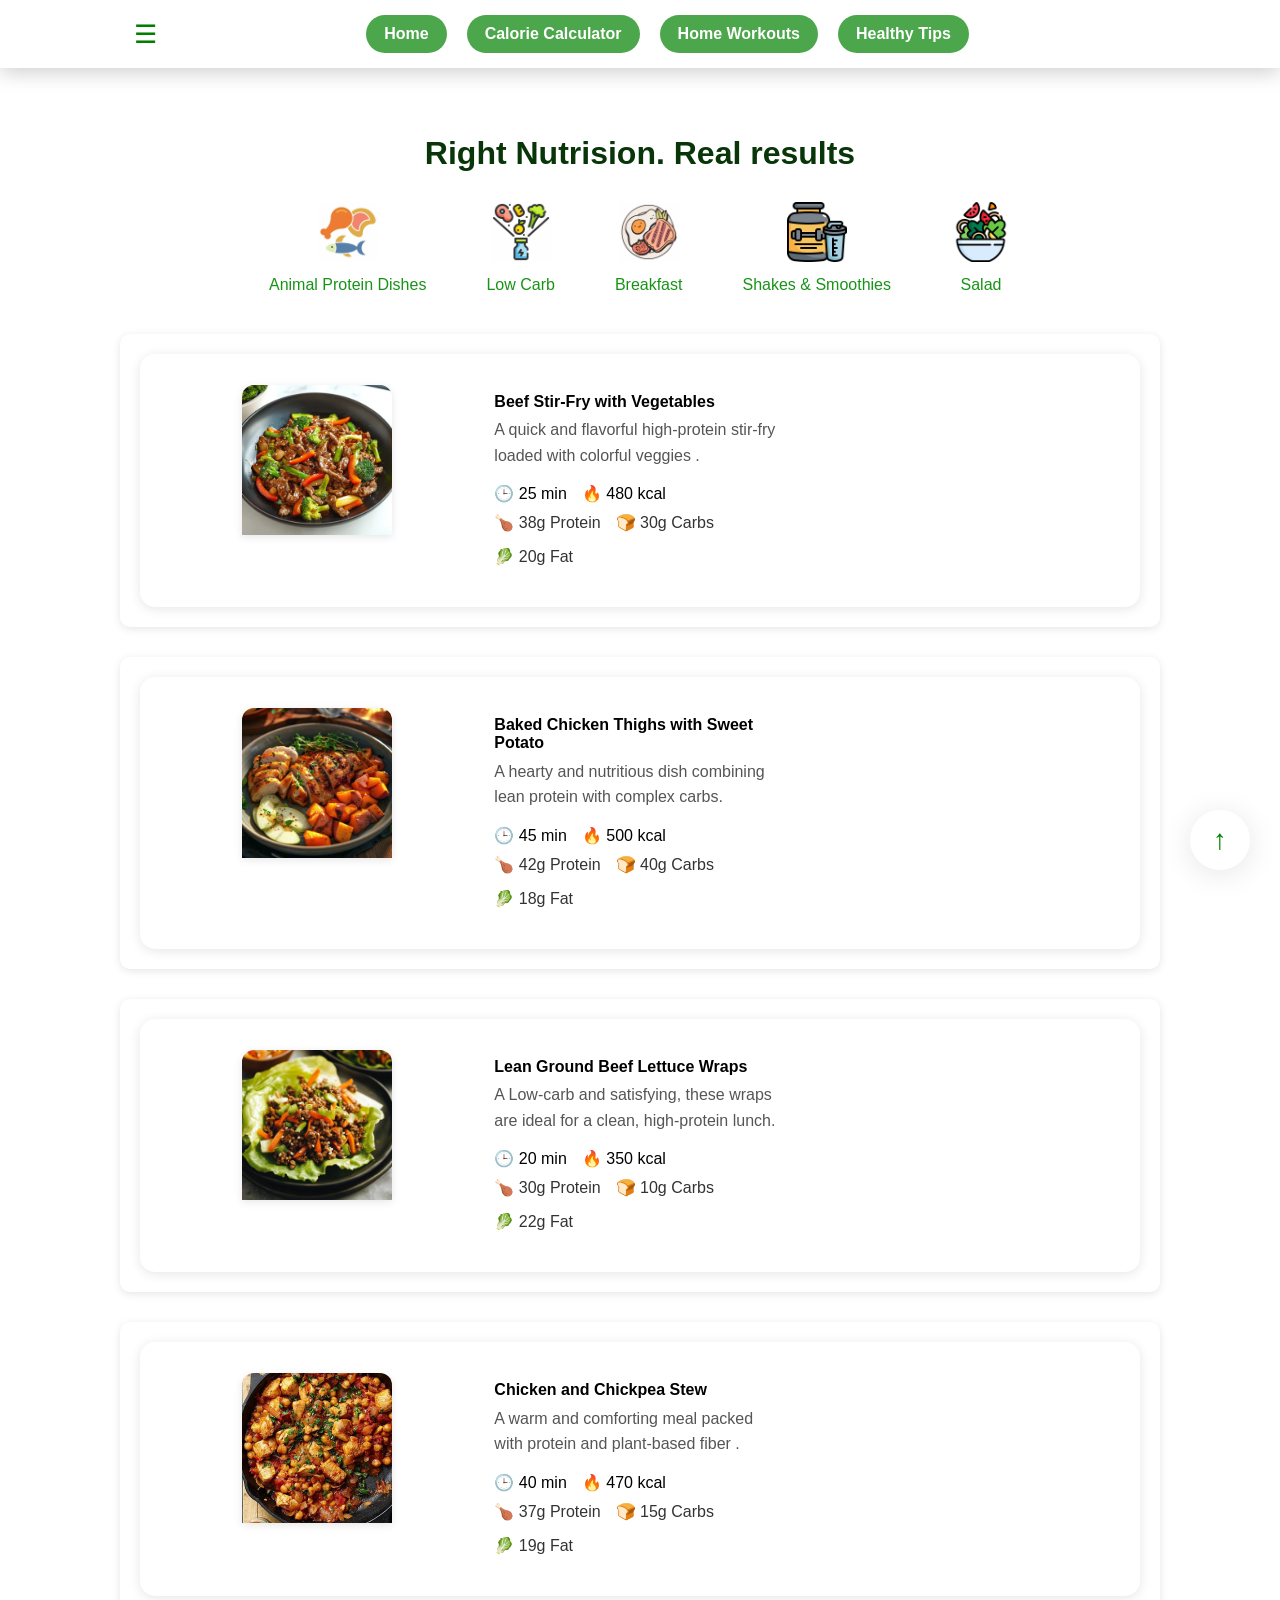
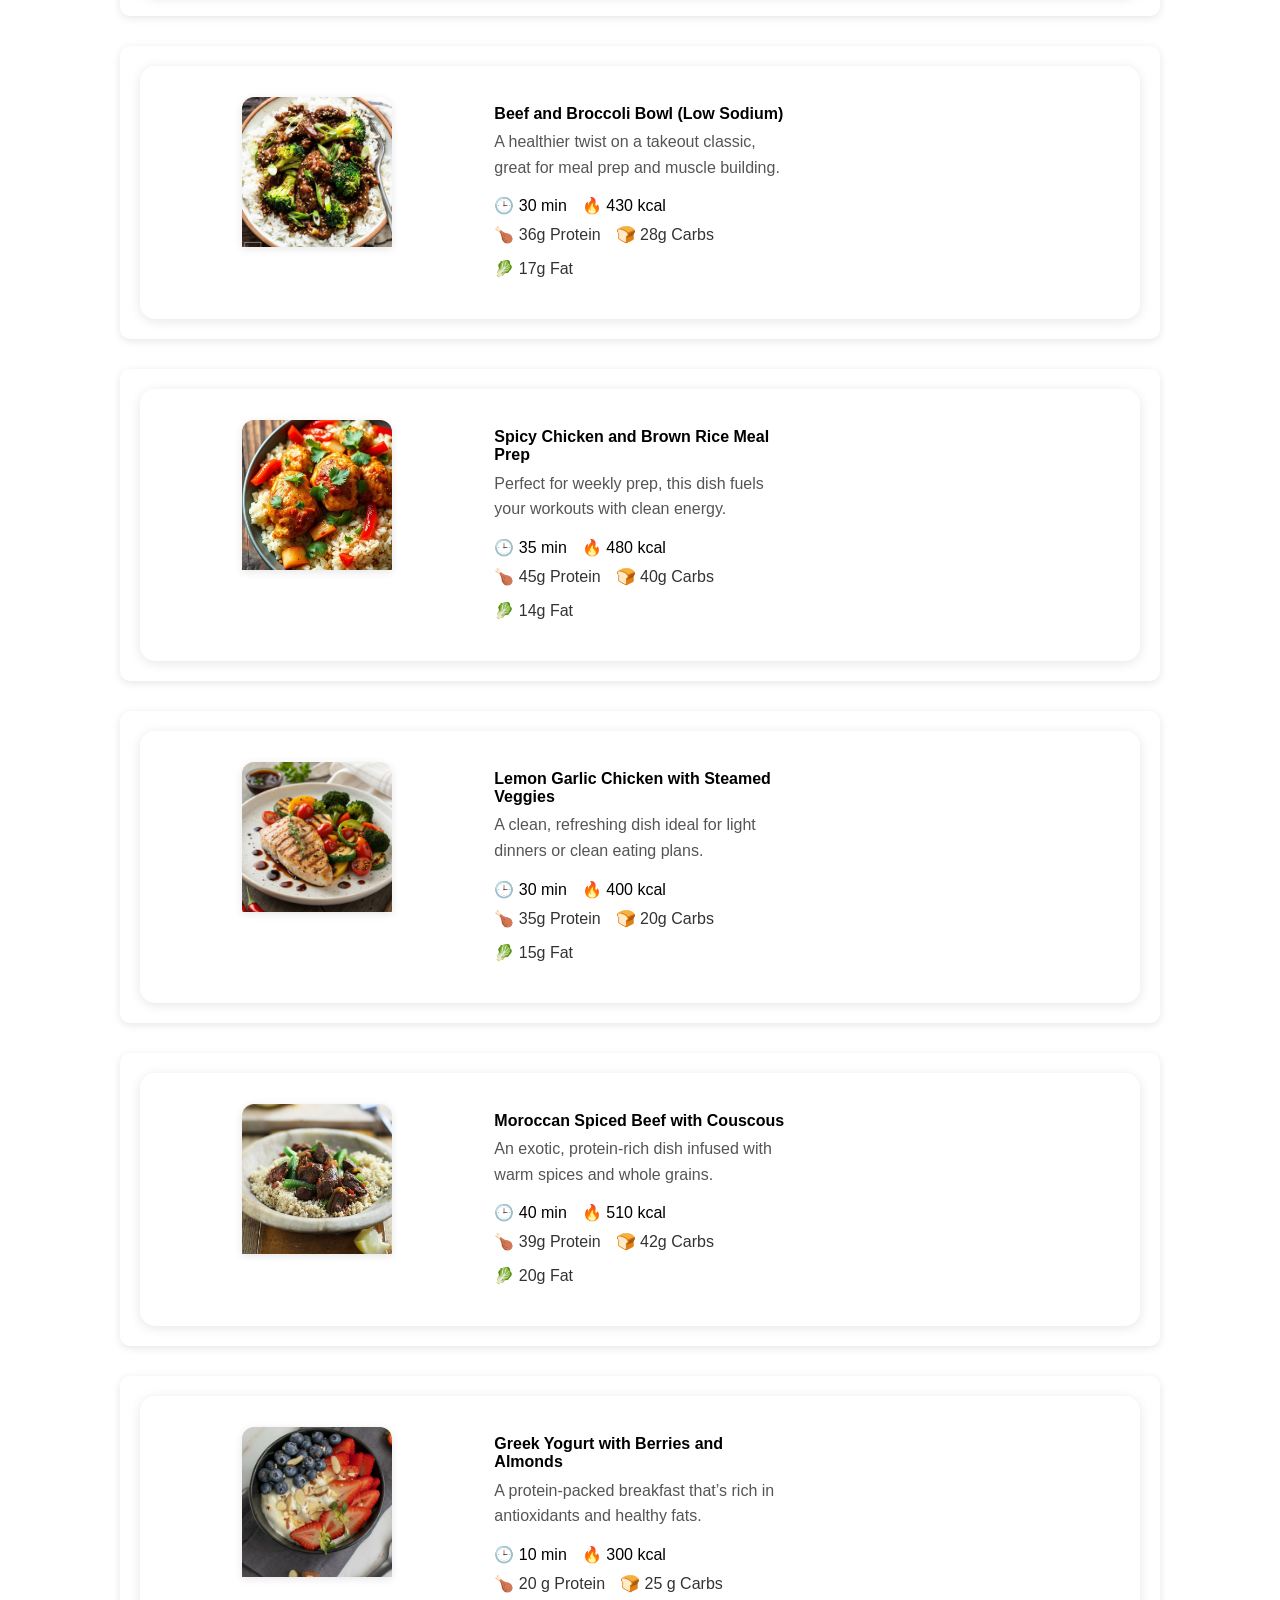
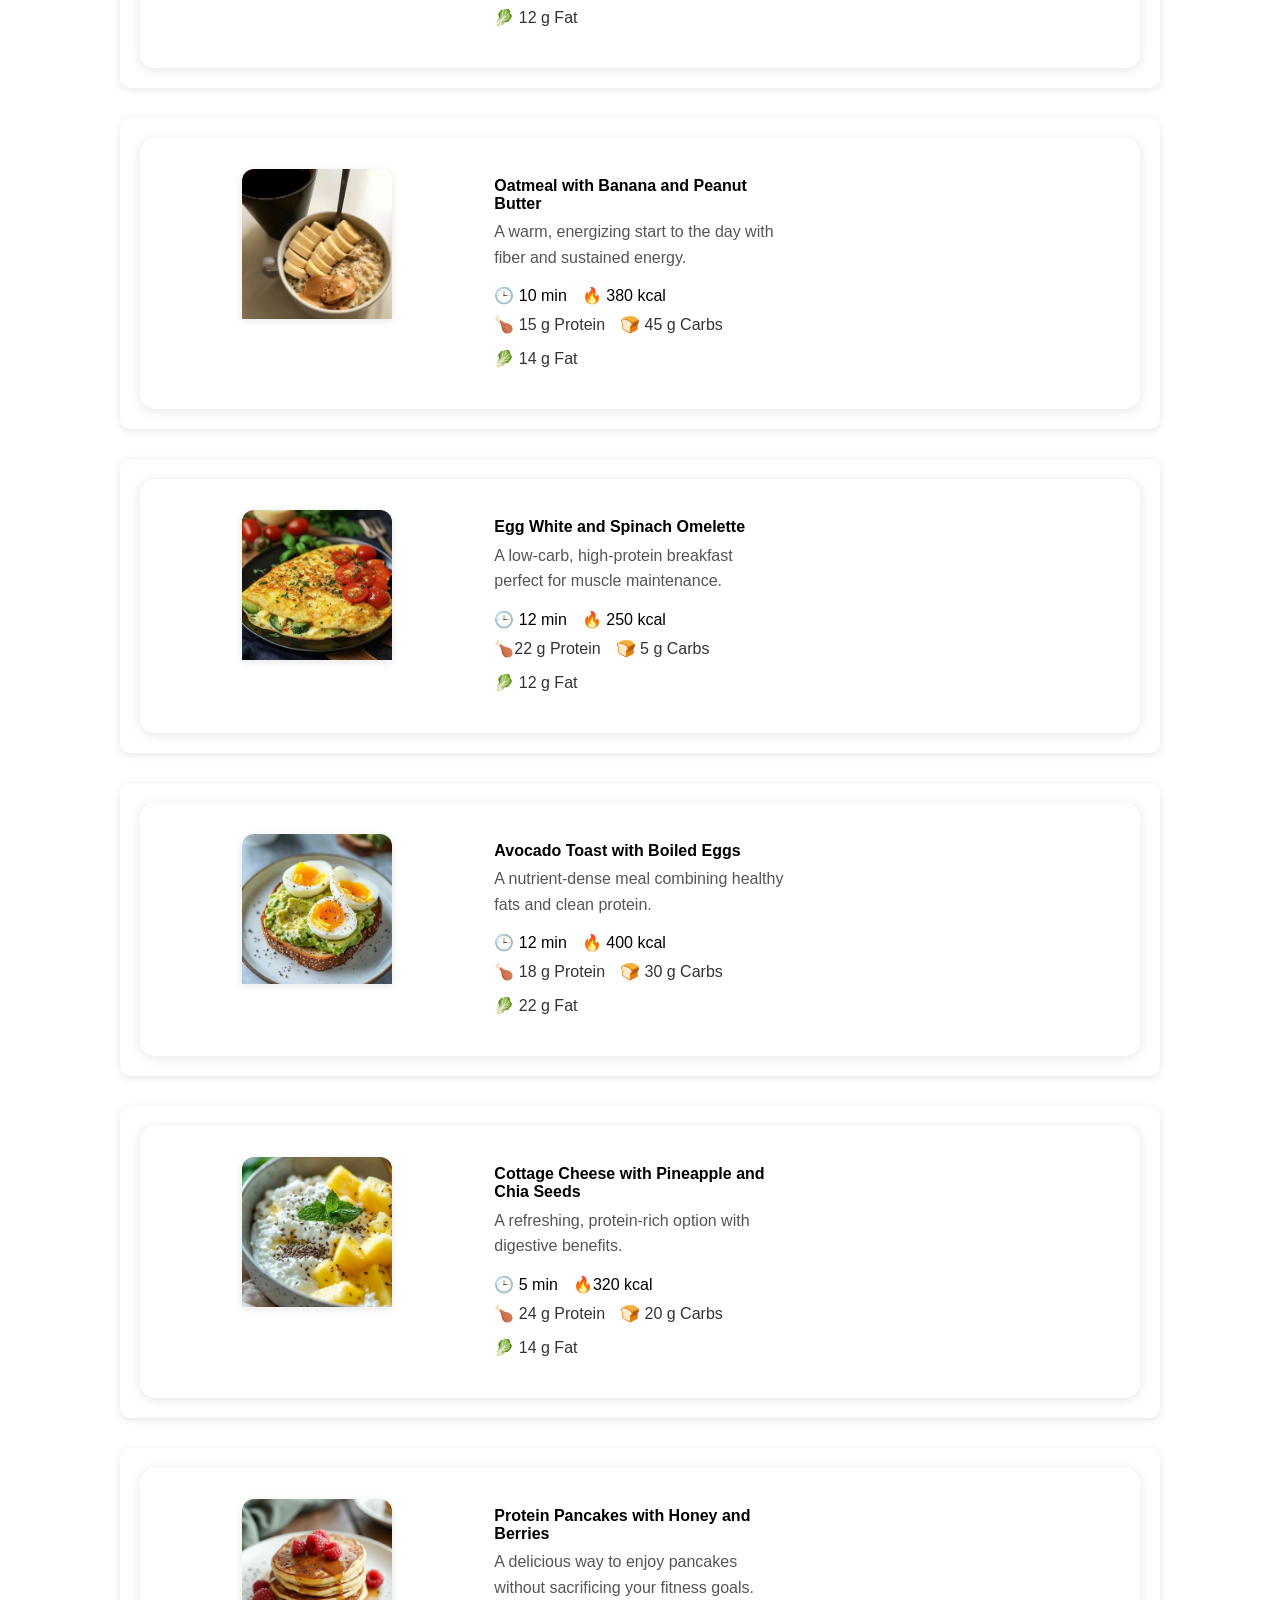
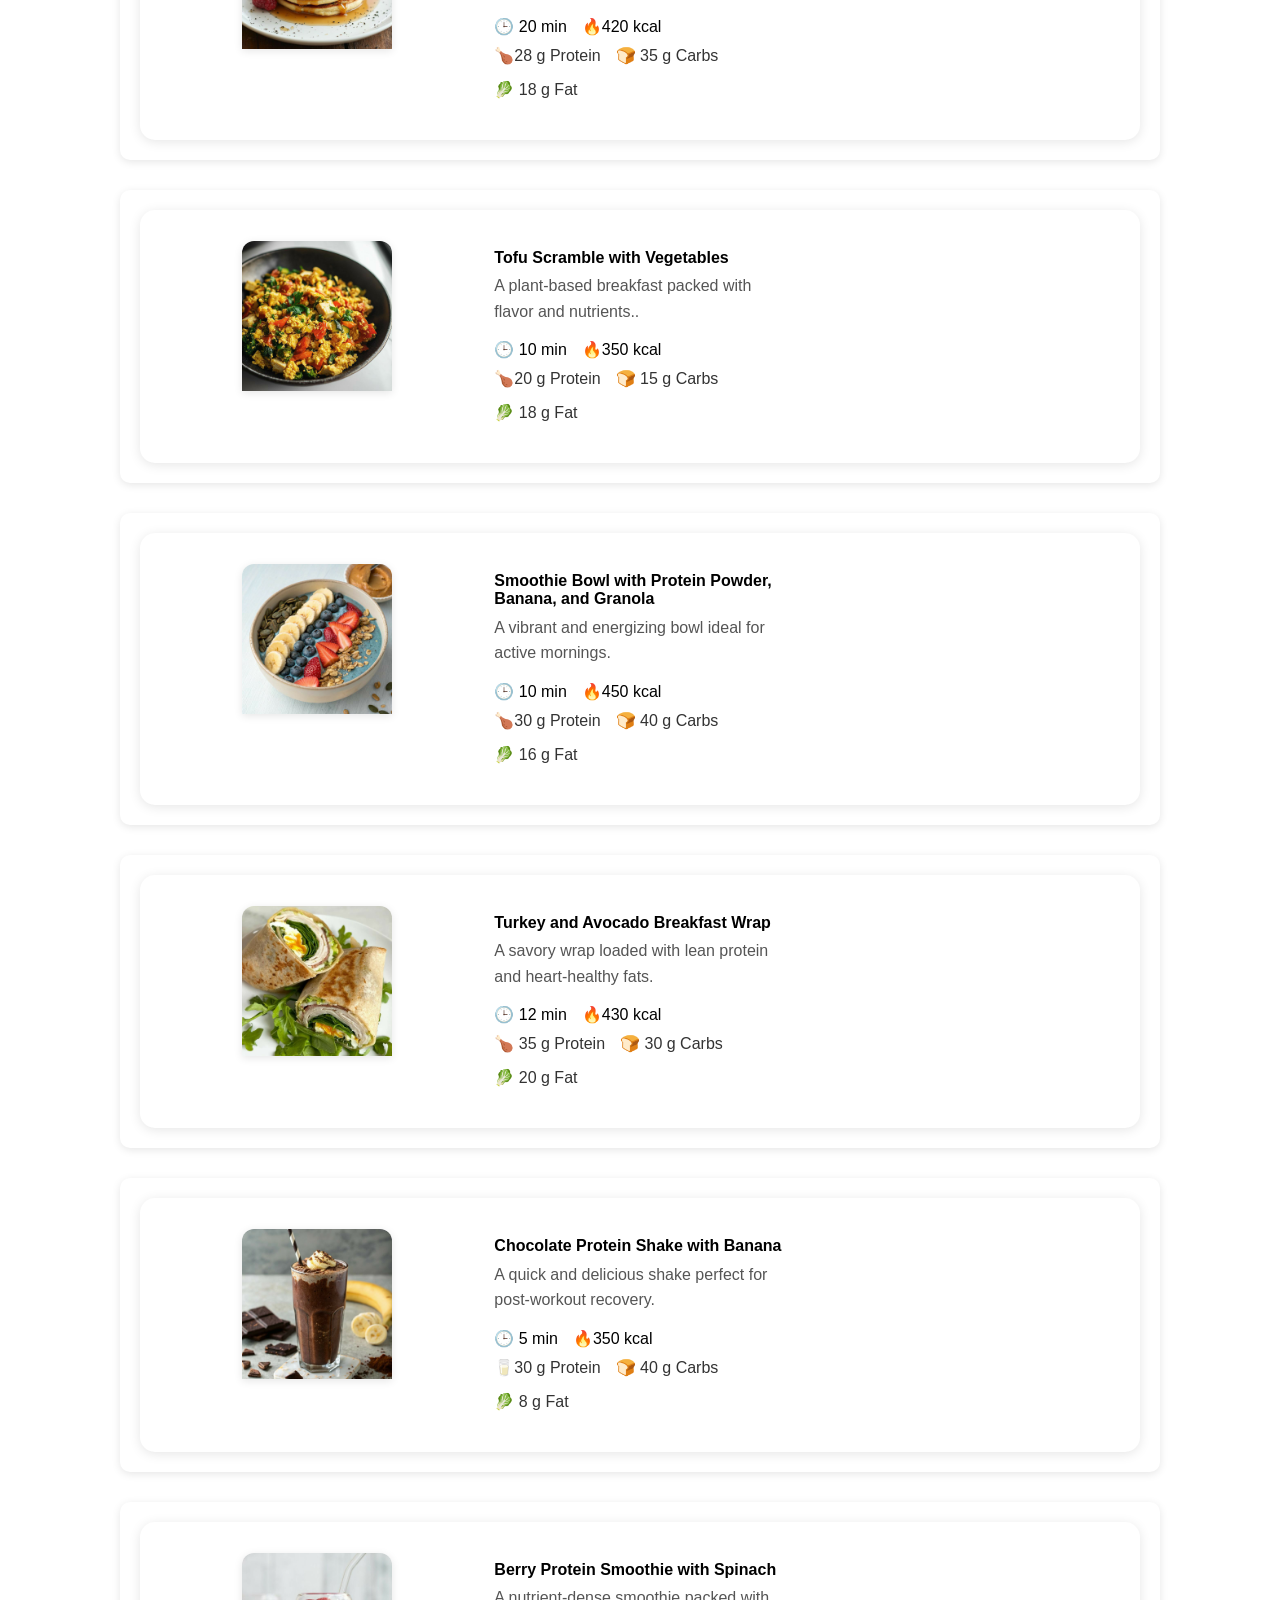
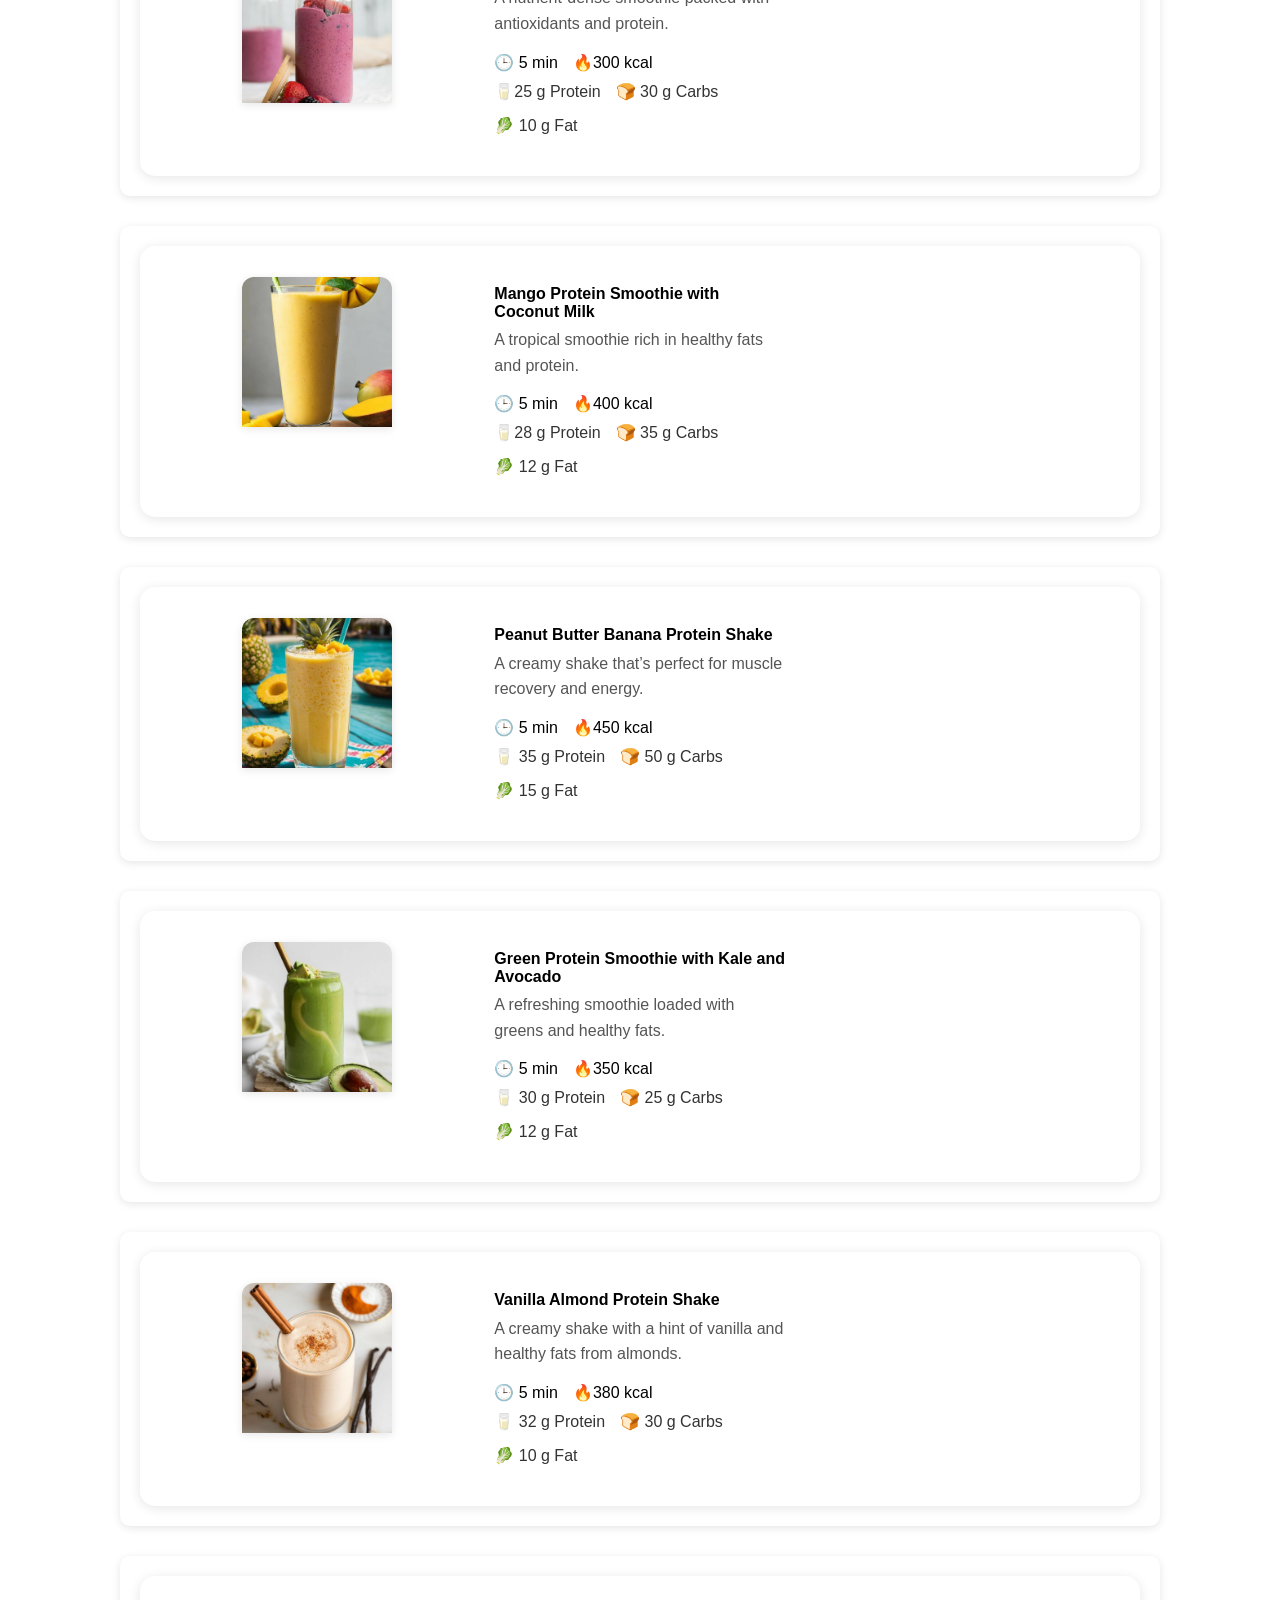
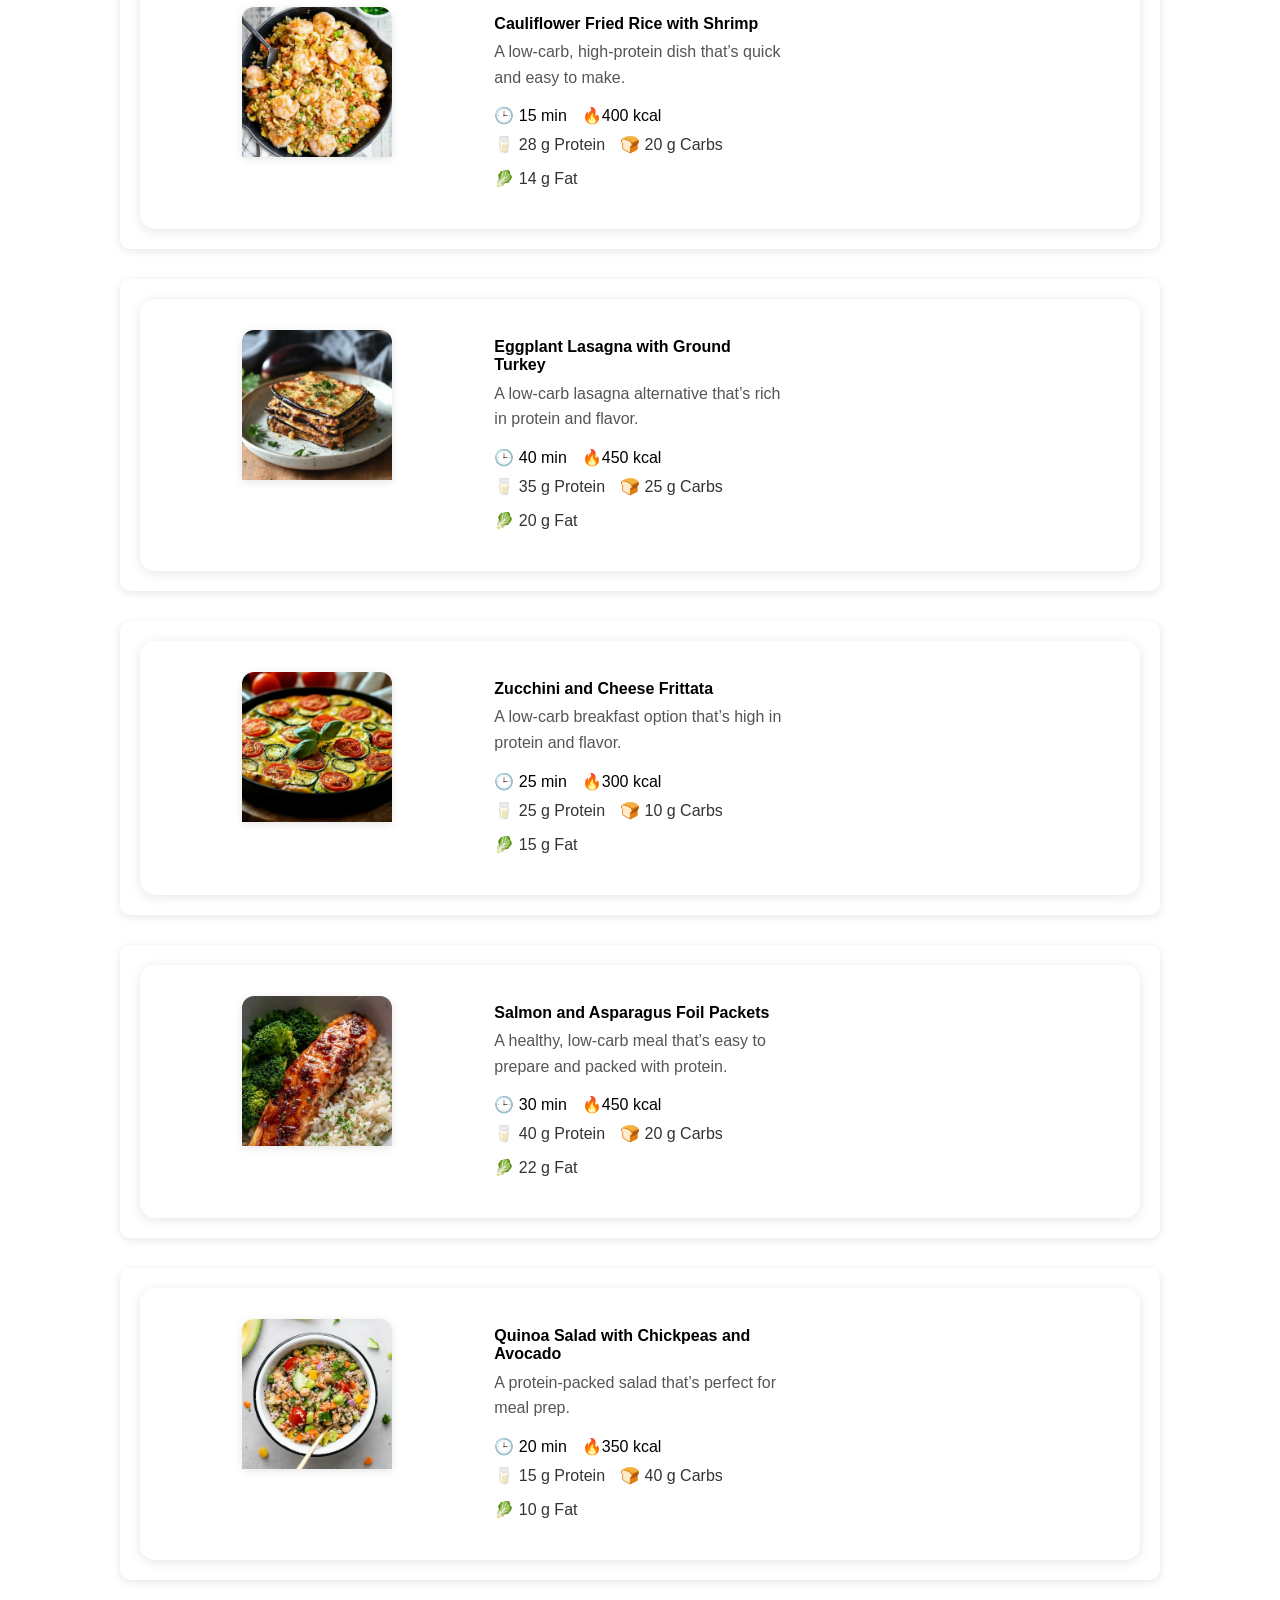
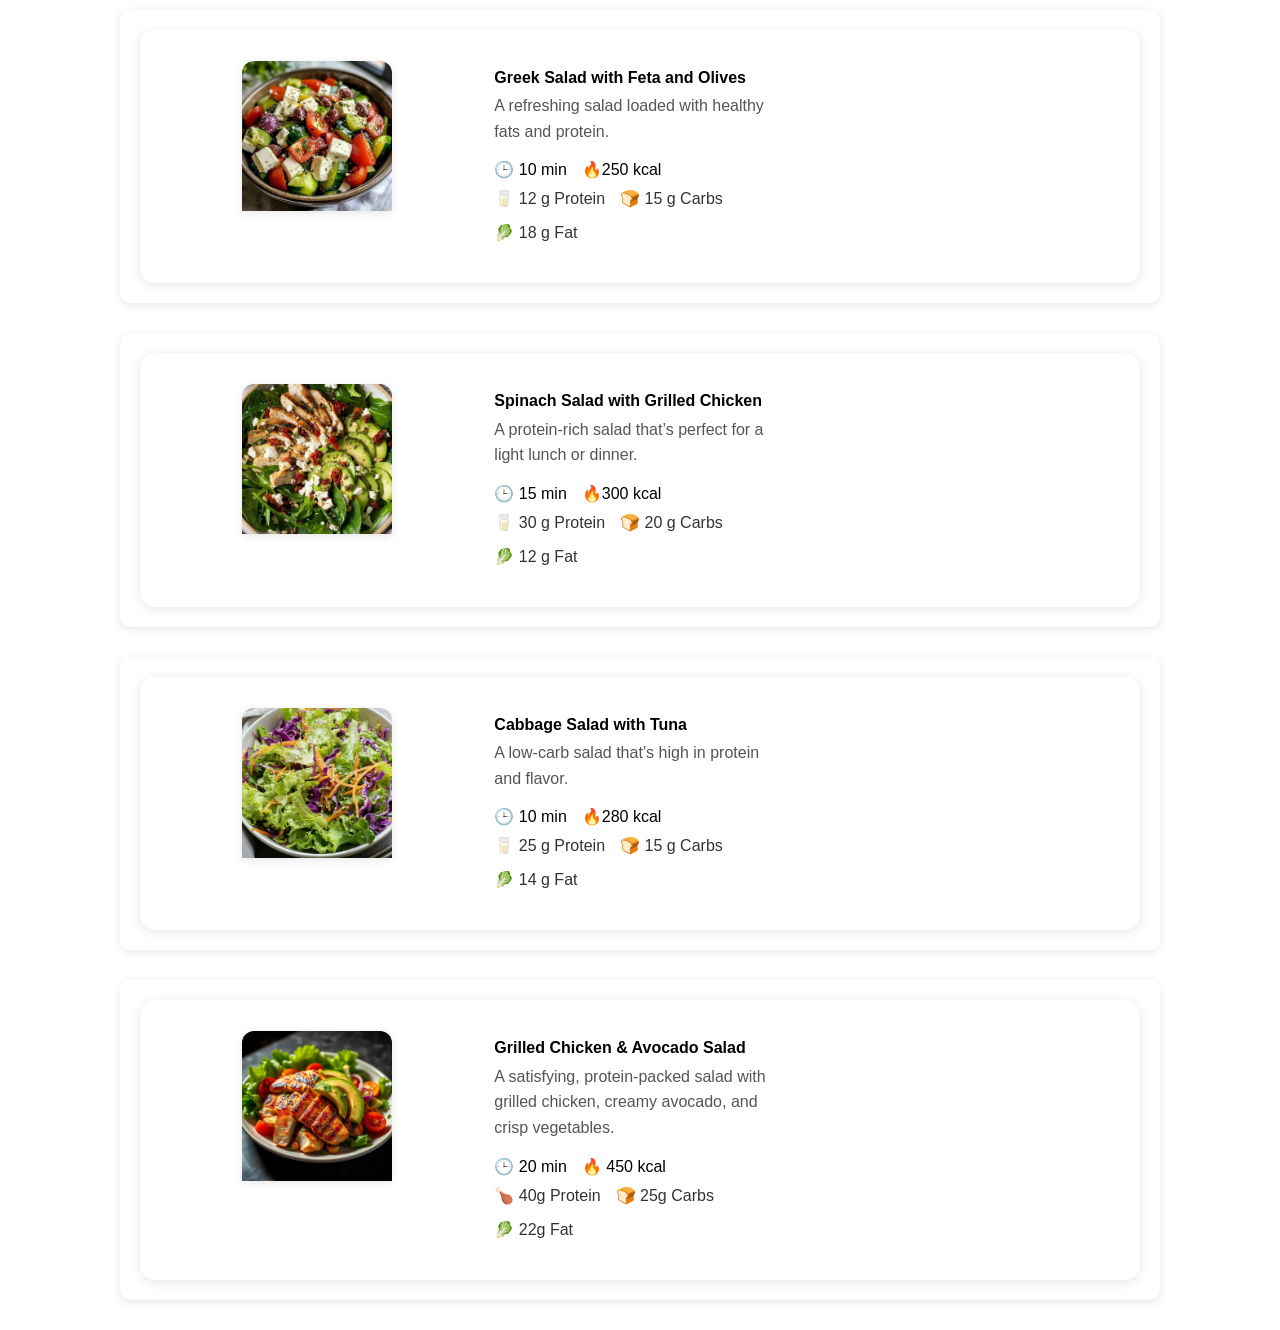
<file: 11.html>
<!DOCTYPE html>
<html lang="en">
<head>
  <meta charset="UTF-8">
  <title>Recipe Navigation</title>
  <style>
    header {
  display: flex;
  justify-content: space-between;
  align-items: center;
  padding: 15px 10%;
  background: rgba(255, 255, 255, 0.2);
  backdrop-filter: blur(8px);
  box-shadow: 0 4px 20px rgba(0,0,0,0.2);
  position: sticky;
  top: 0;
  z-index: 1000;
}

/* Logo */
.logo {
  display: none;
}

/* Menu button */
.menu-btn {
  display: flex;
  font-size: 26px;
  background: transparent;
  border: none;
  color: green;
  cursor: pointer;
}

/* Navigation */
nav {
  display: flex;
  gap: 20px;
  justify-content: center;
  flex: 1;
  margin-left: 20px;
}

.nav-btn {
  padding: 10px 18px;
  background-color: rgba(0, 128, 0, 0.7);
  border: none;
  border-radius: 20px;
  color: white;
  font-weight: 600;
  text-decoration: none;
  text-align: center;
  transition: 0.3s;
}

.nav-btn:hover {
  background-color: #00cc66;
  transform: scale(1.05);
}
    body {
      font-family: Arial, sans-serif;
      background: #fff;
      margin: 0;
      padding: 0;
    }
    .nav-bar {
      display: flex;
      flex-direction: column;
      align-items: center;
      padding: 40px 0;
    }

    .nav-bar h2 {
      font-size: 2rem;
      color:rgba(8, 53, 8, 0.998);;
      margin-bottom: 30px;
    }

    .nav-links {
      display: flex;
      gap: 60px;
      flex-wrap: wrap;
      justify-content: center;
    }

    .nav-item {
      text-align: center;
      color: rgba(15, 143, 15, 0.959);;
      text-decoration: none;
      transition: transform 0.2s ease;
    }

    .nav-item:hover {
      transform: scale(1.1);
      color: #2c3e50;
    }

    .nav-item img {
      width: 60px;
      height: 60px;
      margin-bottom: 10px;
    }
    .recipe-container {
      max-width: 1000px;
      margin: auto;
      padding: 20px;
      background: #fff;
      border-radius: 10px;
      box-shadow: 0 2px 8px rgba(0, 0, 0, 0.1);
    }

    .recipe {
      margin-bottom: 40px;
    }

    .recipe h3 {
      font-size: 1.5rem;
      color: #2c3e50;
     
    }

    .recipe ul {
      padding-left: 20px;
    }

    .recipe li {
      margin-bottom: 5px;
    }

    .instructions {
      margin-top: 10px;
    }

    .view-recipe {
      margin-top: 10px;
      display: inline-block;
      background: #27ae60;
      color: white;
      padding: 8px 12px;
      border-radius: 5px;
      text-decoration: none;
    }
    .recipes-grid {
  display: grid;
  gap: 1.5rem;
  padding: 2rem;
}

.recipe-card {
  background: #fff;
  border-radius: 30px;
  width: 100%;
  box-shadow: 0 4px 16px rgba(0, 0, 0, 0.08);
  grid-template-columns: repeat(3, 1fr);
  overflow: hidden;
  display: grid;
  flex-direction: column;
  transition: transform 0.2s;
}

.recipe-card:hover {
  transform: translateY(-5px);
}

.recipe-img {
  width: 150px;
  height: 150px;
  object-fit: cover;
  border-radius: 12px 12px 0 0;
  margin: 0 auto;
  margin-top: 1rem;
  box-shadow: 0 2px 8px rgba(0, 0, 0, 0.1);
}

.recipe-content {
  padding: 1rem;
}

.recipe-content h3 {
  margin: 0.5rem 0;
  font-size: 1rem;
  font-weight: 700;
  margin-bottom: 0.4rem;
}

.recipe-content p {
  color: #555;
  font-size: 1rem;
  line-height: 1.6;
  margin-top: 0%;
}

.recipe-info {
  display: flex;
  gap: 15px;
  margin-bottom: 10px;
  flex-wrap: wrap;
}

.macros {
display: flex;
  gap: 15px;
  margin-bottom: 10px;
  flex-wrap: wrap;
  color: #333;
   gap: 15px;
}
.back-to-top {
  position: fixed;
  bottom: 30px;
  right: 30px;
  width: 60px;
  height: 60px;
  background-color: white;
  color: green;
  font-size: 28px;
  font-weight: bold;
  text-align: center;
  line-height: 60px;
  border-radius: 50%;
  text-decoration: none;
  box-shadow: 0 4px 30px rgba(0, 0, 0, 0.1); 
  transition: all 0.3s ease;
  z-index: 1000;
}

.back-to-top:hover {
  background-color: #f1f1f1;
}
.recipe-container {
  display: flex;
  align-items: flex-start;
  gap: 20px;
  margin-bottom: 30px;
  position: relative;
}

/* Partie pour la carte de la recette */
.recipe-card {
  flex: 1;
  width: 50%;
  background-color: #fff;
  border-radius: 15px;
  box-shadow: 0 2px 12px rgba(0, 0, 0, 0.1);
  padding: 15px;
  cursor: pointer;
}

/* Partie pour la méthode de préparation */
.recipe-method {
  flex: 1;
  width: 50%;
  padding: 15px;
  background-color:#fff;
  border-radius: 15px;
  box-shadow: 0 2px 12px rgba(0, 0, 0, 0.1);
  display: none;
  animation: fadeIn 0.3s ease-in-out;
  
}
.recipe-method h4 {
  color: #27ae60;
}
.recipe-method li {
  font-size: 0.97rem;
  line-height: 1.6 ;
}


/* Animation d'apparition */
@keyframes fadeIn {
  from {
    opacity: 0;
    transform: translateY(5px);
  }
  to {
    opacity: 1;
    transform: translateY(0);
  }
}
  </style>
</head>
<body>
  <header>
    <div class="logo"></div>
    <button class="menu-btn" onclick="toggleNav()">☰</button>
    <nav id="nav">
      <a href="index.html" class="nav-btn">Home</a>
      <a href="calorie.html" class="nav-btn">Calorie Calculator</a>
      <a href="workouts.html" class="nav-btn">Home Workouts</a>
      <a href="tips.html" class="nav-btn">Healthy Tips</a>
    </nav>
  </header>
  <section id="tips.html">
  <div class="nav-bar">
    <h2>Right Nutrision. Real results </h2>
    <div class="nav-links">
      <a href="#Animal Protein Dishes" class="nav-item">
        <img src="photo_2025-04-30_01-13-52.jpg" alt="Chicken">
        <div>Animal Protein Dishes </div>
      </a>
      <a href="#Low Carb" class="nav-item">
        <img src="photo_2025-04-30_01-13-45.jpg" alt="Low Carb">
        <div>Low Carb</div>
      </a>
      <a href="#Breakfast" class="nav-item">
        <img src="photo_2025-04-30_01-13-37.jpg" alt="Breakfast">
        <div>Breakfast</div>
      </a>
      <a href="#Shakes & Smoothies" class="nav-item">
        <img src="30 free icons of Gym designed by Konkapp.jpg" alt="Shakes & Smoothiesr">
        <div>Shakes & Smoothies</div>
      </a>
      <a href="#Salad" class="nav-item">
        <img src="d1678bcc876fc1441c2a37a9dc496525.jpg" alt="Salad">
        <div>Salad</div>
      </a>
    </div>
  </div>
  <section id="Animal Protein Dishes" >
  <div class="Animal Protein Dishes">
  <div class=recipe-container>
  <div class="recipe-card" onclick="showMethod(this)">
    <img src="Teriyaki Beef & Vegetable Stir Fry (1).jpg" alt="Beef Stir-Fry with Vegetables" class="recipe-img">
    <div class="recipe-content">
      <h3>Beef Stir-Fry with Vegetables</h3>
      <p>A quick and flavorful high-protein stir-fry loaded with colorful veggies .</p>
      <div class="recipe-info">
        <span>🕒 25 min</span>
        <span>🔥 480 kcal</span>
      </div>
      <div class="macros">
        <span>🍗 38g Protein</span>
        <span>🍞 30g Carbs</span>
        <span>🥬 20g Fat</span>
      </div>
    </div>
  </div>
  <div class="recipe-method">
    <h4>Preparation Method</h4>
    <ul>
      <li>Gather all the ingredients for Beef Stir-Fry with Vegetables.</li>
      <li>Wash and prepare all vegetables or main ingredients.</li>
      <li>Preheat the oven, stove, or grill if needed.</li>
      <li>Season or marinate the main protein/vegetables for Beef Stir-Fry with Vegetables.</li>
     <li>Start cooking the main protein (e.g., grilling, frying, baking).</li>
     <li> Prepare the sides or accompanying ingredients (e.g., salad, rice, etc.).</li>
     <li> Combine all cooked and raw ingredients as needed</li>  
     <li>Taste and adjust seasoning (salt, pepper, herbs).</li>
     <li> Let it rest if necessary or cool before serving.</li>
     <li>Plate the Beef Stir-Fry with Vegetables attractively and serve!</li>
    </ul>
    <button onclick="hideMethod(this)">Close</button>
  </div>
  </div>
  <div class=recipe-container>
  <div class="recipe-card" onclick="showMethod(this)">
    <img src="fd4b8792e2aafa5eb3a7f2a1f0e6f520.jpg" alt="Beef Stir-Fry with Vegetables" class="recipe-img">
    <div class="recipe-content">
      <h3>Baked Chicken Thighs with Sweet Potato</h3>
      <p>A hearty and nutritious dish combining lean protein with complex carbs.</p>
      <div class="recipe-info">
        <span>🕒 45 min</span>
        <span>🔥 500 kcal</span>
      </div>
      <div class="macros">
        <span>🍗 42g Protein</span>
        <span>🍞 40g Carbs</span>
        <span>🥬 18g Fat</span>
      </div>
    </div>
  </div>
  <div class="recipe-method">
    <h4>Preparation Method</h4>
    <ul>
      <li>Gather all the ingredients for Baked Chicken Thighs with Sweet Potato.</li>
      <li>Wash and prepare all vegetables or main ingredients.</li>
      <li> Preheat the oven, stove, or grill if needed</li>
      <li>. Season or marinate the main protein/vegetables for Baked Chicken Thighs with Sweet Potato.</li>
     <li>Start cooking the main protein (e.g., grilling, frying, baking).</li>
     <li>Prepare the sides or accompanying ingredients (e.g., salad, rice, etc.).</li>
     <li>Combine all cooked and raw ingredients as needed.</li>  
     <li>Taste and adjust seasoning (salt, pepper, herbs).</li>
     <li>Let it rest if necessary or cool before serving.</li>
     <li> Plate the Baked Chicken Thighs with Sweet Potato attractively and serve!</li>
    </ul>
    <button onclick="hideMethod(this)">Close</button>
  </div>
  </div>
  <div class=recipe-container>
  <div class="recipe-card" onclick="showMethod(this)">
    <img src="0ac2c33dd18029d3f454da4357fb5b59.jpg" alt="Lean Ground Beef Lettuce Wraps" class="recipe-img">
    <div class="recipe-content">
      <h3>Lean Ground Beef Lettuce Wraps</h3>
      <p>A Low-carb and satisfying, these wraps are ideal for a clean, high-protein lunch.</p>
      <div class="recipe-info">
        <span>🕒 20 min</span>
        <span>🔥 350 kcal</span>
      </div>
      <div class="macros">
        <span>🍗 30g Protein</span>
        <span>🍞 10g Carbs</span>
        <span>🥬 22g Fat</span>
      </div>
    </div>
  </div>
  <div class="recipe-method">
    <h4>Preparation Method</h4>
    <ul>
      <li> Gather all the ingredients for Lean Ground Beef Lettuce Wraps</li>
      <li>Wash and prepare all vegetables or main ingredients</li>
      <li>Preheat the oven, stove, or grill if needed.</li>
      <li>Season or marinate the main protein/vegetables for Lean Ground Beef Lettuce Wraps.</li>
     <li> Start cooking the main protein (e.g., grilling, frying, baking).</li>
     <li>Prepare the sides or accompanying ingredients (e.g., salad, rice, etc.).</li>
     <li>Combine all cooked and raw ingredients as needed.</li> 
     <li>Taste and adjust seasoning (salt, pepper, herbs)</li>
     <li> Let it rest if necessary or cool before serving</li>
     <li>Plate the Lean Ground Beef Lettuce Wraps attractively and serve!</li>
    </ul>
    <button onclick="hideMethod(this)">Close</button>
  </div>
  </div>
  <div class=recipe-container>
  <div class="recipe-card" onclick="showMethod(this)">
    <img src="433f5c6f81b50f3452a25bf26ef39935.jpg" alt="Chicken and Chickpea Stew" class="recipe-img">
    <div class="recipe-content">
      <h3>Chicken and Chickpea Stew</h3>
      <p>A warm and comforting meal packed with protein and plant-based fiber .</p>
      <div class="recipe-info">
        <span>🕒 40 min</span>
        <span>🔥 470 kcal</span>
      </div>
      <div class="macros">
        <span>🍗 37g Protein</span>
        <span>🍞 15g Carbs</span>
        <span>🥬 19g Fat</span>
      </div>
    </div>
  </div>
  <div class="recipe-method">
    <h4>Preparation Method</h4>
    <ul>
      <li> Gather all the ingredients for Chicken and Chickpea Stew</li>
      <li>Wash and prepare all vegetables or main ingredients.</li>
      <li>Preheat the oven, stove, or grill if needed.</li>
      <li>. Season or marinate the main protein/vegetables for Chicken and Chickpea Stew.</li>
     <li>Start cooking the main protein (e.g., grilling, frying, baking).</li>
     <li> Prepare the sides or accompanying ingredients (e.g., salad, rice, etc.).</li>
     <li>Combine all cooked and raw ingredients as needed.</li>  
     <li>Taste and adjust seasoning (salt, pepper, herbs).</li>
     <li> Let it rest if necessary or cool before serving.</li>
     <li>Plate the Chicken and Chickpea Stew attractively and serve!</li>
    </ul>
    <button onclick="hideMethod(this)">Close</button>
  </div>
  </div>
  <div class=recipe-container>
  <div class="recipe-card" onclick="showMethod(this)">
    <img src="4a20ef2cc648fa86ba02b7a1f6d8b2ae.jpg" alt="Beef and Broccoli Bowl (Low Sodium)" class="recipe-img">
    <div class="recipe-content">
      <h3>Beef and Broccoli Bowl (Low Sodium)</h3>
      <p>A healthier twist on a takeout classic, great for meal prep and muscle building.</p>
      <div class="recipe-info">
        <span>🕒 30 min</span>
        <span>🔥 430 kcal</span>
      </div>
      <div class="macros">
        <span>🍗 36g Protein</span>
        <span>🍞 28g Carbs</span>
        <span>🥬 17g Fat</span>
      </div>
    </div>
  </div>
  <div class="recipe-method">
    <h4>Preparation Method</h4>
    <ul>
      <li>Gather all the ingredients for Beef and Broccoli Bowl (Low Sodium)</li>
      <li>Wash and prepare all vegetables or main ingredients.</li>
      <li>Preheat the oven, stove, or grill if needed.</li>
      <li> Season or marinate the main protein/vegetables for Beef and Broccoli Bowl (Low Sodium).</li>
     <li>Start cooking the main protein (e.g., grilling, frying, baking).</li>
     <li> Prepare the sides or accompanying ingredients (e.g., salad, rice, etc.).</li>
     <li>Combine all cooked and raw ingredients as needed.</li>  
     <li> Taste and adjust seasoning (salt, pepper, herbs).</li>
     <li> Let it rest if necessary or cool before serving.</li>
     <li>Plate the Beef and Broccoli Bowl (Low Sodium) attractively and serve .</li>
    </ul>
    <button onclick="hideMethod(this)">Close</button>
  </div>
  </div>
 <div class=recipe-container>
  <div class="recipe-card" onclick="showMethod(this)">
    <img src="d645ad5211df4db7146e1478903514dd.jpg" class="recipe-img">
    <div class="recipe-content">
      <h3>Spicy Chicken and Brown Rice Meal Prep</h3>
      <p>Perfect for weekly prep, this dish fuels your workouts with clean energy.</p>
      <div class="recipe-info">
        <span>🕒 35 min</span>
        <span>🔥 480 kcal</span>
      </div>
      <div class="macros">
        <span>🍗 45g Protein</span>
        <span>🍞 40g Carbs</span>
        <span>🥬 14g Fat</span>
      </div>
    </div>
  </div>
  <div class="recipe-method">
    <h4>Preparation Method</h4>
    <ul>
      <li>Gather all the ingredients for Spicy Chicken and Brown Rice Meal Prep</li>
      <li> Wash and prepare all vegetables or main ingredients.</li>
      <li>Preheat the oven, stove, or grill if needed</li>
      <li> Season or marinate the main protein/vegetables for Spicy Chicken and Brown Rice Meal Prep.</li>
     <li>Start cooking the main protein (e.g., grilling, frying, baking)</li>
     <li>Prepare the sides or accompanying ingredients (e.g., salad, rice, etc.).</li>
     <li>Combine all cooked and raw ingredients as needed.</li>  
     <li>Taste and adjust seasoning (salt, pepper, herbs).</li>
     <li>Let it rest if necessary or cool before serving.</li>
     <li> Plate the Spicy Chicken and Brown Rice Meal Prep attractively and serve!</li>
    </ul>
    <button onclick="hideMethod(this)">Close</button>
  </div>
  </div>
  <div class=recipe-container>
  <div class="recipe-card" onclick="showMethod(this)">
    <img src="2f66857ed26fd336640bf23329367631.jpg" alt="Lemon Garlic Chicken with Steamed Veggies" class="recipe-img">
    <div class="recipe-content">
      <h3>Lemon Garlic Chicken with Steamed Veggies</h3>
      <p>A clean, refreshing dish ideal for light dinners or clean eating plans.</p>
      <div class="recipe-info">
        <span>🕒 30 min</span>
        <span>🔥 400 kcal</span>
      </div>
      <div class="macros">
        <span>🍗 35g Protein</span>
        <span>🍞 20g Carbs</span>
        <span>🥬 15g Fat</span>
      </div>
    </div>
  </div>
  <div class="recipe-method">
    <h4>Preparation Method</h4>
    <ul>
      <li>Gather all the ingredients for Lemon Garlic Chicken with Steamed Veggies</li>
      <li> Wash and prepare all vegetables or main ingredients.</li>
      <li> Preheat the oven, stove, or grill if needed.</li>
      <li> Season or marinate the main protein/vegetables for Lemon Garlic Chicken with Steamed Veggies.</li>
     <li>Start cooking the main protein (e.g., grilling, frying, baking)</li>
     <li>Prepare the sides or accompanying ingredients (e.g., salad, rice, etc.).</li>
     <li>Combine all cooked and raw ingredients as needed.</li>  
     <li>Taste and adjust seasoning (salt, pepper, herbs)</li>
     <li> Let it rest if necessary or cool before serving</li>
     <li> Plate the Lemon Garlic Chicken with Steamed Veggies attractively and serve</li>
    </ul>
    <button onclick="hideMethod(this)">Close</button>
  </div>
  </div>
 <div class=recipe-container>
  <div class="recipe-card" onclick="showMethod(this)">
    <img src="924d83068bce47ee45afdc46dffd9286.jpg" alt="Moroccan Spiced Beef with Couscous" class="recipe-img">
    <div class="recipe-content">
      <h3>Moroccan Spiced Beef with Couscous</h3>
      <p>An exotic, protein-rich dish infused with warm spices and whole grains.</p>
      <div class="recipe-info">
        <span>🕒 40 min</span>
        <span>🔥 510 kcal</span>
      </div>
      <div class="macros">
        <span>🍗 39g Protein</span>
        <span>🍞 42g Carbs</span>
        <span>🥬 20g Fat</span>
      </div>
    </div>
  </div>
  <div class="recipe-method">
    <h4>Preparation Method</h4>
    <ul>
      <li>. Gather all the ingredients for Moroccan Spiced Beef with Couscous</li>
      <li>Wash and prepare all vegetables or main ingredients.</li>
      <li> Preheat the oven, stove, or grill if needed.</li>
      <li>. Season or marinate the main protein/vegetables for Moroccan Spiced Beef with Couscous.</li>
     <li>Start cooking the main protein (e.g., grilling, frying, baking).</li>
     <li>Prepare the sides or accompanying ingredients (e.g., salad, rice, etc.).</li>
     <li>Combine all cooked and raw ingredients as needed.</li>  
     <li> Taste and adjust seasoning (salt, pepper, herbs).</li>
     <li> Let it rest if necessary or cool before serving.</li>
     <li>Plate the Moroccan Spiced Beef with Couscous attractively and serve!</li>
    </ul>
    <button onclick="hideMethod(this)">Close</button>
  </div>
  </div>
</div>
</section>
<section id="Breakfast">
<div class=recipe-container>
  <div class="recipe-card" onclick="showMethod(this)">
  <img src="photo_2025-05-01_23-52-34.jpg" alt="Greek Yogurt with Berries and Almonds" class="recipe-img">
  <div class="recipe-content">
    <h3>Greek Yogurt with Berries and Almonds</h3>
    <p>A protein-packed breakfast that’s rich in antioxidants and healthy fats.</p>
    <div class="recipe-info">
      <span>🕒 10 min</span>
      <span>🔥 300 kcal</span>
    </div>
    <div class="macros">
      <span>🍗 20 g Protein</span>
      <span>🍞 25 g Carbs</span>
      <span>🥬 12 g Fat</span>
    </div>
  </div>
</div>
<div class="recipe-method">
    <h4>Preparation Method</h4>
    <ul>
      <li>Gather all the ingredients for Greek Yogurt with Berries and Almonds.</li>
      <li> Wash and prepare all vegetables or main ingredients.</li>
      <li>Preheat the oven, stove, or grill if needed</li>
      <li>Season or marinate the main protein/vegetables for Greek Yogurt with Berries and Almonds.</li>
     <li>Start cooking the main protein (e.g., grilling, frying, baking).</li>
     <li>Prepare the sides or accompanying ingredients (e.g., salad, rice, etc.).</li>
     <li>Combine all cooked and raw ingredients as needed.</li>  
     <li>Taste and adjust seasoning (salt, pepper, herbs).</li>
     <li> Let it rest if necessary or cool before serving.</li>
     <li> Plate the Greek Yogurt with Berries and Almonds attractively and serve!</li>
    </ul>
    <button onclick="hideMethod(this)">Close</button>
  </div>
</div>
<div class=recipe-container>
  <div class="recipe-card" onclick="showMethod(this)">
  <img src="photo_2025-05-01_23-52-36.jpg" alt="Oatmeal with Banana and Peanut Butter" class="recipe-img">
  <div class="recipe-content">
    <h3>Oatmeal with Banana and Peanut Butter</h3>
    <p>A warm, energizing start to the day with fiber and sustained energy.</p>
    <div class="recipe-info">
      <span>🕒 10 min</span>
      <span>🔥 380 kcal</span>
    </div>
    <div class="macros">
      <span>🍗 15 g Protein</span>
      <span>🍞 45 g Carbs</span>
      <span>🥬 14 g Fat</span>
    </div>
  </div>
</div><div class="recipe-method">
    <h4>Preparation Method</h4>
    <ul>
      <li>Gather all the ingredients for Oatmeal with Banana and Peanut Butter.</li>
      <li> Wash and prepare all vegetables or main ingredients.</li>
      <li> Preheat the oven, stove, or grill if needed.</li>
      <li>Season or marinate the main protein/vegetables for Oatmeal with Banana and Peanut Butter</li>
     <li>Start cooking the main protein (e.g., grilling, frying, baking).</li>
     <li> Prepare the sides or accompanying ingredients (e.g., salad, rice, etc.)</li>
     <li>Combine all cooked and raw ingredients as needed.</li>  
     <li>Taste and adjust seasoning (salt, pepper, herbs).</li>
     <li> Let it rest if necessary or cool before serving.</li>
     <li>Plate the Oatmeal with Banana and Peanut Butter attractively and serve</li>
    </ul>
    <button onclick="hideMethod(this)">Close</button>
  </div>
</div>
<div class=recipe-container>
  <div class="recipe-card" onclick="showMethod(this)">
  <img src="photo_2025-05-01_23-52-39.jpg" alt="Egg White and Spinach Omelette" class="recipe-img">
  <div class="recipe-content">
    <h3>Egg White and Spinach Omelette</h3>
    <p>A low-carb, high-protein breakfast perfect for muscle maintenance.</p>
    <div class="recipe-info">
      <span>🕒 12 min</span>
      <span>🔥 250 kcal</span>
    </div>
    <div class="macros">
      <span>🍗22 g Protein</span>
      <span>🍞 5 g Carbs</span>
      <span>🥬 12 g Fat</span>
    </div>
  </div>
</div>
<div class="recipe-method">
    <h4>Preparation Method</h4>
    <ul>
      <li> Gather all the ingredients for Egg White and Spinach Omelette.</li>
      <li> Wash and prepare all vegetables or main ingredients</li>
      <li>Preheat the oven, stove, or grill if needed.</li>
      <li> Season or marinate the main protein/vegetables for Egg White and Spinach Omelette.</li>
     <li>Start cooking the main protein (e.g., grilling, frying, baking).</li>
     <li> Prepare the sides or accompanying ingredients (e.g., salad, rice, etc.).</li>
     <li> Combine all cooked and raw ingredients as needed</li>  
     <li>Taste and adjust seasoning (salt, pepper, herbs).</li>
     <li>Let it rest if necessary or cool before serving.</li>
     <li>Plate the Egg White and Spinach Omelette attractively and serve</li>
    </ul>
    <button onclick="hideMethod(this)">Close</button>
  </div>
</div>
<div class=recipe-container>
  <div class="recipe-card" onclick="showMethod(this)">
  <img src="photo_2025-05-01_23-52-41.jpg" alt="Avocado Toast with Boiled Eggs" class="recipe-img">
  <div class="recipe-content">
    <h3>Avocado Toast with Boiled Eggs</h3>
    <p>A nutrient-dense meal combining healthy fats and clean protein.</p>
    <div class="recipe-info">
      <span>🕒 12 min</span>
      <span>🔥 400 kcal</span>
    </div>
    <div class="macros">
      <span>🍗 18 g Protein</span>
      <span>🍞 30 g Carbs</span>
      <span>🥬 22 g Fat</span>
    </div>
  </div>
</div>
<div class="recipe-method">
    <h4>Preparation Method</h4>
    <ul>
      <li> Gather all the ingredients for Avocado Toast with Boiled Eggs</li>
      <li>Wash and prepare all vegetables or main ingredients</li>
      <li> Preheat the oven, stove, or grill if needed.</li>
      <li>. Season or marinate the main protein/vegetables for Avocado Toast with Boiled Eggs.</li>
      <li> Start cooking the main protein (e.g., grilling, frying, baking).</li>
      <li>Prepare the sides or accompanying ingredients (e.g., salad, rice, etc.).</li>
      <li> Combine all cooked and raw ingredients as needed.</li>  
      <li>Taste and adjust seasoning (salt, pepper, herbs)</li>
      <li> Let it rest if necessary or cool before serving</li>
      <li>Plate the Avocado Toast with Boiled Eggs attractively and serve!</li>
    </ul>
    <button onclick="hideMethod(this)">Close</button>
  </div>
</div>
<div class=recipe-container>
  <div class="recipe-card" onclick="showMethod(this)">
  <img src="photo_2025-05-01_23-52-44.jpg" alt="Cottage Cheese with Pineapple and Chia Seeds" class="recipe-img">
  <div class="recipe-content">
    <h3>Cottage Cheese with Pineapple and Chia Seeds</h3>
    <p>A refreshing, protein-rich option with digestive benefits.</p>
    <div class="recipe-info">
      <span>🕒 5 min</span>
      <span>🔥320 kcal</span>
    </div>
    <div class="macros">
      <span>🍗 24 g Protein</span>
      <span>🍞 20 g Carbs</span>
      <span>🥬 14 g Fat</span>
    </div>
  </div>
</div>
<div class="recipe-method">
    <h4>Preparation Method</h4>
    <ul>
      <li>Gather all the ingredients for Cottage Cheese with Pineapple and Chia Seeds</li>
      <li>Wash and prepare all vegetables or main ingredients.</li>
      <li> Preheat the oven, stove, or grill if needed</li>
      <li>Season or marinate the main protein/vegetables for Cottage Cheese with Pineapple and Chia Seeds</li>
     <li>Start cooking the main protein (e.g., grilling, frying, baking).</li>
     <li>Prepare the sides or accompanying ingredients (e.g., salad, rice, etc.)</li>
     <li> Combine all cooked and raw ingredients as needed.</li>  
     <li>Taste and adjust seasoning (salt, pepper, herbs)</li>
     <li>Let it rest if necessary or cool before serving.></li>
     <li>Plate the Cottage Cheese with Pineapple and Chia Seeds attractively and serve</li>
    </ul>
    <button onclick="hideMethod(this)">Close</button>
  </div>
</div>
<div class=recipe-container>
  <div class="recipe-card" onclick="showMethod(this)">
  <img src="photo_2025-05-01_23-52-46.jpg" alt="Protein Pancakes with Honey and Berries" class="recipe-img">
  <div class="recipe-content">
    <h3>Protein Pancakes with Honey and Berries</h3>
    <p>A delicious way to enjoy pancakes without sacrificing your fitness goals.</p>
    <div class="recipe-info">
      <span>🕒 20 min</span>
      <span>🔥420 kcal</span>
    </div>
    <div class="macros">
      <span>🍗28 g Protein</span>
      <span>🍞 35 g Carbs</span>
      <span>🥬 18 g Fat</span>
    </div>
  </div>
</div>
<div class="recipe-method">
    <h4>Preparation Method</h4>
    <ul>
      <li>Gather all the ingredients for Protein Pancakes with Honey and Berries</li>
      <li>Wash and prepare all vegetables or main ingredients</li>
      <li> Preheat the oven, stove, or grill if needed.</li>
      <li>Season or marinate the main protein/vegetables for Protein Pancakes with Honey and Berries</li>
     <li>Start cooking the main protein (e.g., grilling, frying, baking).</li>
     <li>Prepare the sides or accompanying ingredients (e.g., salad, rice, etc.)</li>
     <li> Combine all cooked and raw ingredients as needed</li>  
     <li>Taste and adjust seasoning (salt, pepper, herbs)</li>
     <li> Let it rest if necessary or cool before serving.</li>
     <li> Plate the Protein Pancakes with Honey and Berries attractively and serve!</li>
    </ul>
    <button onclick="hideMethod(this)">Close</button>
  </div>
</div>
<div class=recipe-container>
  <div class="recipe-card" onclick="showMethod(this)">
  <img src="photo_2025-05-01_23-52-48.jpg" alt="Tofu Scramble with Vegetables" class="recipe-img">
  <div class="recipe-content">
    <h3>Tofu Scramble with Vegetables</h3>
    <p>A plant-based breakfast packed with flavor and nutrients..</p>
    <div class="recipe-info">
      <span>🕒 10 min</span>
      <span>🔥350 kcal</span>
    </div>
    <div class="macros">
      <span>🍗20 g Protein</span>
      <span>🍞 15 g Carbs</span>
      <span>🥬 18 g Fat</span>
    </div>
  </div>
</div>
<div class="recipe-method">
    <h4>Preparation Method</h4>
    <ul>
      <li>Gather all the ingredients for Tofu Scramble with Vegetables.</li>
      <li>Wash and prepare all vegetables or main ingredients</li>
      <li> Preheat the oven, stove, or grill if needed</li>
      <li>. Season or marinate the main protein/vegetables for Tofu Scramble with Vegetables</li>
     <li> Start cooking the main protein (e.g., grilling, frying, baking).</li>
     <li> Prepare the sides or accompanying ingredients (e.g., salad, rice, etc.)</li>
     <li> Combine all cooked and raw ingredients as needed</li>  
     <li> Taste and adjust seasoning (salt, pepper, herbs)</li>
     <li>Let it rest if necessary or cool before serving</li>
     <li>. Plate the Tofu Scramble with Vegetables attractively and serve</li>
    </ul>
    <button onclick="hideMethod(this)">Close</button>
  </div>
</div>
<div class=recipe-container>
  <div class="recipe-card" onclick="showMethod(this)">
  <img src="photo_2025-05-01_23-52-51.jpg" alt="Smoothie Bowl with Protein Powder, Banana, and Granola" class="recipe-img">
  <div class="recipe-content">
    <h3>Smoothie Bowl with Protein Powder, Banana, and Granola</h3>
    <p>A vibrant and energizing bowl ideal for active mornings.</p>
    <div class="recipe-info">
      <span>🕒 10  min</span>
      <span>🔥450 kcal</span>
    </div>
    <div class="macros">
      <span>🍗30 g Protein</span>
      <span>🍞 40 g Carbs</span>
      <span>🥬 16 g Fat</span>
    </div>
  </div>
</div>
<div class="recipe-method">
    <h4>Preparation Method</h4>
    <ul>
      <li>Gather all the ingredients for Smoothie Bowl with Protein Powder, Banana, and Granola</li>
      <li> Wash and prepare all vegetables or main ingredients</li>
      <li>Preheat the oven, stove, or grill if needed</li>
      <li>Season or marinate the main protein/vegetables for Smoothie Bowl with Protein Powder, Banana, and Granola</li>
     <li>Start cooking the main protein (e.g., grilling, frying, baking)</li>
     <li> Prepare the sides or accompanying ingredients (e.g., salad, rice, etc.)</li>
     <li>Combine all cooked and raw ingredients as needed</li>  
     <li>Taste and adjust seasoning (salt, pepper, herbs).</li>
     <li>Let it rest if necessary or cool before serving.</li>
     <li> Plate the Smoothie Bowl with Protein Powder, Banana, and Granola attractively and serve!</li>
    </ul>
    <button onclick="hideMethod(this)">Close</button>
  </div>
</div>
<div class=recipe-container>
  <div class="recipe-card" onclick="showMethod(this)">
  <img src="photo_2025-05-01_23-52-57.jpg" alt="Turkey and Avocado Breakfast Wrap" class="recipe-img">
  <div class="recipe-content">
    <h3>Turkey and Avocado Breakfast Wrap</h3>
    <p>A savory wrap loaded with lean protein and heart-healthy fats.</p>
    <div class="recipe-info">
      <span>🕒 12  min</span>
      <span>🔥430 kcal</span>
    </div>
    <div class="macros">
      <span>🍗 35 g Protein</span>
      <span>🍞 30 g Carbs</span>
      <span>🥬 20 g Fat</span>
    </div>
  </div>
</div>
<div class="recipe-method">
    <h4>Preparation Method</h4>
    <ul>
      <li> Gather all the ingredients for Turkey and Avocado Breakfast Wrap.</li>
      <li> Wash and prepare all vegetables or main ingredients</li>
      <li> Preheat the oven, stove, or grill if needed.</li>
      <li> Season or marinate the main protein/vegetables for Turkey and Avocado Breakfast Wrap</li>
     <li> Start cooking the main protein (e.g., grilling, frying, baking)</li>
     <li> Prepare the sides or accompanying ingredients (e.g., salad, rice, etc.)</li>
     <li> Combine all cooked and raw ingredients as needed.</li>  
     <li> Taste and adjust seasoning (salt, pepper, herbs).</li>
     <li> Let it rest if necessary or cool before serving</li>
     <li> Plate the Turkey and Avocado Breakfast Wrap attractively and serve!</li>
    </ul>
    <button onclick="hideMethod(this)">Close</button>
  </div>
</div>
</section>
<secion id="Shakes & Smoothies">
  <div class=recipe-container>
  <div class="recipe-card" onclick="showMethod(this)">
    <img src="photo_2025-05-02_01-11-57.jpg" alt="Chocolate Protein Shake with Banana" class="recipe-img">
    <div class="recipe-content">
      <h3>Chocolate Protein Shake with Banana</h3>
      <p>A quick and delicious shake perfect for post-workout recovery.</p>
      <div class="recipe-info">
        <span>🕒 5 min</span>
        <span>🔥350 kcal</span>
      </div>
      <div class="macros">
        <span>🥛30 g Protein</span>
        <span>🍞 40 g Carbs</span>
        <span>🥬 8 g Fat</span>
      </div>
    </div>
  </div>
  <div class="recipe-method">
    <h4>Preparation Method</h4>
    <ul>
      <li> Gather all the ingredients for Chocolate Protein Shake with Banana.</li>
      <li> Wash and prepare all vegetables or main ingredients.</li>
      <li> Preheat the oven, stove, or grill if needed</li>
      <li> Season or marinate the main protein/vegetables for Chocolate Protein Shake with Banana.</li>
     <li>Start cooking the main protein (e.g., grilling, frying, baking)</li>
     <li> Prepare the sides or accompanying ingredients (e.g., salad, rice, etc.).</li>
     <li> Combine all cooked and raw ingredients as needed</li>  
     <li> Taste and adjust seasoning (salt, pepper, herbs)</li>
     <li> Let it rest if necessary or cool before serving.</li>
     <li>Plate the Chocolate Protein Shake with Banana attractively and serve</li>
    </ul>
    <button onclick="hideMethod(this)">Close</button>
  </div>
  </div>
  <div class=recipe-container>
  <div class="recipe-card" onclick="showMethod(this)">
    <img src="photo_2025-05-02_01-11-58.jpg" alt="Berry Protein Smoothie with Spinach" class="recipe-img">
    <div class="recipe-content">
      <h3>Berry Protein Smoothie with Spinach</h3>
      <p>A nutrient-dense smoothie packed with antioxidants and protein.</p>
      <div class="recipe-info">
        <span>🕒 5 min</span>
        <span>🔥300 kcal</span>
      </div>
      <div class="macros">
        <span>🥛25 g Protein</span>
        <span>🍞 30 g Carbs</span>
        <span>🥬 10 g Fat</span>
      </div>
    </div>
  </div>
  <div class="recipe-method">
    <h4>Preparation Method</h4>
    <ul>
      <li> Gather all the ingredients for Berry Protein Smoothie with Spinach</li>
      <li> Wash and prepare all vegetables or main ingredients</li>
      <li> Preheat the oven, stove, or grill if needed</li>
      <li> Season or marinate the main protein/vegetables for Berry Protein Smoothie with Spinach</li>
     <li>  Start cooking the main protein (e.g., grilling, frying, baking).</li>
     <li> Prepare the sides or accompanying ingredients (e.g., salad, rice, etc.)</li>
     <li> Combine all cooked and raw ingredients as needed</li>  
     <li> Taste and adjust seasoning (salt, pepper, herbs)</li>
     <li>Let it rest if necessary or cool before serving</li>
     <li> Plate the Berry Protein Smoothie with Spinach attractively and serve</li>
    </ul>
    <button onclick="hideMethod(this)">Close</button>
  </div>
  </div>
  <div class=recipe-container>
  <div class="recipe-card" onclick="showMethod(this)">
    <img src="photo_2025-05-02_01-18-06.jpg" alt="Mango Protein Smoothie with Coconut Milk" class="recipe-img">
    <div class="recipe-content">
      <h3>Mango Protein Smoothie with Coconut Milk</h3>
      <p>A tropical smoothie rich in healthy fats and protein.</p>
      <div class="recipe-info">
        <span>🕒 5 min</span>
        <span>🔥400 kcal</span>
      </div>
      <div class="macros">
        <span>🥛28 g Protein</span>
        <span>🍞 35 g Carbs</span>
        <span>🥬 12 g Fat</span>
      </div>
    </div>
  </div>
  <div class="recipe-method">
    <h4>Preparation Method</h4>
    <ul>
      <li>Gather all the ingredients for Mango Protein Smoothie with Coconut Milk</li>
      <li>Wash and prepare all vegetables or main ingredients</li>
      <li>Preheat the oven, stove, or grill if needed</li>
      <li> Season or marinate the main protein/vegetables for Mango Protein Smoothie with Coconut Milk</li>
     <li> Start cooking the main protein (e.g., grilling, frying, baking)</li>
     <li> Prepare the sides or accompanying ingredients (e.g., salad, rice, etc.)</li>
     <li>Combine all cooked and raw ingredients as needed</li>  
     <li> Taste and adjust seasoning (salt, pepper, herbs)</li>
     <li>Let it rest if necessary or cool before serving</li>
     <li> Plate the Mango Protein Smoothie with Coconut Milk attractively and serve</li>
    </ul>
    <button onclick="hideMethod(this)">Close</button>
  </div>
  </div>
  <div class=recipe-container>
  <div class="recipe-card" onclick="showMethod(this)">
    <img src="photo_2025-05-02_01-12-00.jpg" alt="Peanut Butter Banana Protein Shake" class="recipe-img">
    <div class="recipe-content">
      <h3>Peanut Butter Banana Protein Shake</h3>
      <p>A creamy shake that’s perfect for muscle recovery and energy.</p>
      <div class="recipe-info">
        <span>🕒 5 min</span>
        <span>🔥450 kcal</span>
      </div>
      <div class="macros">
        <span>🥛 35 g Protein</span>
        <span>🍞 50 g Carbs</span>
        <span>🥬 15 g Fat</span>
      </div>
    </div>
  </div>
  <div class="recipe-method">
    <h4>Preparation Method</h4>
    <ul>
      <li>1. Gather all the ingredients for Peanut Butter Banana Protein Shake</li>
      <li> 2. Wash and prepare all vegetables or main ingredients</li>
      <li> 3. Preheat the oven, stove, or grill if needed.</li>
      <li>4. Season or marinate the main protein/vegetables for Peanut Butter Banana Protein Shake</li>
     <li> Start cooking the main protein (e.g., grilling, frying, baking)</li>
     <li> Prepare the sides or accompanying ingredients (e.g., salad, rice, etc.)</li>
     <li>. Combine all cooked and raw ingredients as needed</li>  
     <li>Taste and adjust seasoning (salt, pepper, herbs)</li>
     <li>Taste and adjust seasoning (salt, pepper, herbs)</li>
     <li> Plate the Peanut Butter Banana Protein Shake attractively and serve</li>
    </ul>
    <button onclick="hideMethod(this)">Close</button>
  </div>
  </div>
  <div class=recipe-container>
  <div class="recipe-card" onclick="showMethod(this)">
    <img src="photo_2025-05-02_01-12-01.jpg" alt="Green Protein Smoothie with Kale and Avocado" class="recipe-img">
    <div class="recipe-content">
      <h3>Green Protein Smoothie with Kale and Avocado</h3>
      <p>A refreshing smoothie loaded with greens and healthy fats.</p>
      <div class="recipe-info">
        <span>🕒 5 min</span>
        <span>🔥350 kcal</span>
      </div>
      <div class="macros">
        <span>🥛 30 g Protein</span>
        <span>🍞 25 g Carbs</span>
        <span>🥬 12 g Fat</span>
      </div>
    </div>
  </div>
  <div class="recipe-method">
    <h4>Preparation Method</h4>
    <ul>
      <li>Gather all the ingredients for Green Protein Smoothie with Kale and Avocado.</li>
      <li> Wash and prepare all vegetables or main ingredients</li>
      <li> Preheat the oven, stove, or grill if needed.</li>
      <li> Season or marinate the main protein/vegetables for Green Protein Smoothie with Kale and Avocado</li>
     <li>Start cooking the main protein (e.g., grilling, frying, baking)</li>
     <li> Prepare the sides or accompanying ingredients (e.g., salad, rice, etc.)</li>
     <li>Combine all cooked and raw ingredients as needed</li>  
     <li>Taste and adjust seasoning (salt, pepper, herbs)</li>
     <li> Let it rest if necessary or cool before serving.</li>
     <li> Plate the Green Protein Smoothie with Kale and Avocado attractively and serve</li>
    </ul>
    <button onclick="hideMethod(this)">Close</button>
  </div>
  </div>
  <div class=recipe-container>
  <div class="recipe-card" onclick="showMethod(this)">
    <img src="photo_2025-05-02_01-12-02.jpg" alt="Vanilla Almond Protein Shake" class="recipe-img">
    <div class="recipe-content">
      <h3>Vanilla Almond Protein Shake</h3>
      <p>A creamy shake with a hint of vanilla and healthy fats from almonds.</p>
      <div class="recipe-info">
        <span>🕒 5 min</span>
        <span>🔥380 kcal</span>
      </div>
      <div class="macros">
        <span>🥛 32 g Protein</span>
        <span>🍞 30 g Carbs</span>
        <span>🥬 10 g Fat</span>
      </div>
    </div>
  </div>
  <div class="recipe-method">
    <h4>Preparation Method</h4>
    <ul>
      <li> Gather all the ingredients for Vanilla Almond Protein Shake</li>
      <li> Wash and prepare all vegetables or main ingredients</li>
      <li> Preheat the oven, stove, or grill if needed.</li>
      <li>Season or marinate the main protein/vegetables for Vanilla Almond Protein Shake</li>
     <li>Start cooking the main protein (e.g., grilling, frying, baking)</li>
     <li> Prepare the sides or accompanying ingredients (e.g., salad, rice, etc.)</li>
     <li> Combine all cooked and raw ingredients as needed.</li>  
     <li> Taste and adjust seasoning (salt, pepper, herbs).</li>
     <li> Let it rest if necessary or cool before serving</li>
     <li> Plate the Vanilla Almond Protein Shake attractively and serve</li>
    </ul>
    <button onclick="hideMethod(this)">Close</button>
  </div>
  </div>
  </secion>
  <section id="Low Carb">
    <div class=recipe-container>
  <div class="recipe-card" onclick="showMethod(this)">
      <img src="photo_2025-05-02_01-48-34.jpg" alt="Cauliflower Fried Rice with Shrimp" class="recipe-img">
      <div class="recipe-content">
        <h3>Cauliflower Fried Rice with Shrimp</h3>
        <p>A low-carb, high-protein dish that’s quick and easy to make.</p>
        <div class="recipe-info">
          <span>🕒 15 min</span>
          <span>🔥400 kcal</span>
        </div>
        <div class="macros">
          <span>🥛 28 g Protein</span>
          <span>🍞 20 g Carbs</span>
          <span>🥬 14 g Fat</span>
        </div>
      </div>
    </div>
    <div class="recipe-method">
    <h4>Preparation Method</h4>
    <ul>
      <li> Gather all the ingredients for Cauliflower Fried Rice with Shrimp</li>
      <li>  Wash and prepare all vegetables or main ingredients.</li>
      <li> Preheat the oven, stove, or grill if needed</li>
      <li> Season or marinate the main protein/vegetables for Cauliflower Fried Rice with Shrimp</li>
     <li> Start cooking the main protein (e.g., grilling, frying, baking).</li>
     <li> Prepare the sides or accompanying ingredients (e.g., salad, rice, etc.)</li>
     <li>Combine all cooked and raw ingredients as needed</li>  
     <li> Taste and adjust seasoning (salt, pepper, herbs).</li>
     <li> Let it rest if necessary or cool before serving</li>
     <li> Plate the Cauliflower Fried Rice with Shrimp attractively and serve!</li>
    </ul>
    <button onclick="hideMethod(this)">Close</button>
  </div>
    </div>
   <div class=recipe-container>
  <div class="recipe-card" onclick="showMethod(this)">
      <img src="photo_2025-05-02_01-45-48.jpg" alt="Eggplant Lasagna with Ground Turkey" class="recipe-img">
      <div class="recipe-content">
        <h3>Eggplant Lasagna with Ground Turkey</h3>
        <p>A low-carb lasagna alternative that’s rich in protein and flavor.</p>
        <div class="recipe-info">
          <span>🕒 40 min</span>
          <span>🔥450 kcal</span>
        </div>
        <div class="macros">
          <span>🥛 35 g Protein</span>
          <span>🍞 25 g Carbs</span>
          <span>🥬 20 g Fat</span>
        </div>
      </div>
    </div>
    <div class="recipe-method">
    <h4>Preparation Method</h4>
    <ul>
      <li> Gather all the ingredients for Eggplant Lasagna with Ground Türkiye</li>
      <li>Wash and prepare all vegetables or main ingredients</li>
      <li>Preheat the oven, stove, or grill if needed</li>
      <li>Season or marinate the main protein/vegetables for Eggplant Lasagna with Ground Türkiye</li>
     <li> Start cooking the main protein (e.g., grilling, frying, baking).</li>
     <li> Prepare the sides or accompanying ingredients (e.g., salad, rice, etc.)</li>
     <li>Combine all cooked and raw ingredients as needed.</li>  
     <li> Taste and adjust seasoning (salt, pepper, herbs)</li>
     <li> Let it rest if necessary or cool before serving</li>
     <li> Plate the Eggplant Lasagna with Ground Türkiye attractively and serve</li>
    </ul>
    <button onclick="hideMethod(this)">Close</button>
  </div>
    </div>
    <div class=recipe-container>
  <div class="recipe-card" onclick="showMethod(this)">
      <img src="photo_2025-05-02_01-45-49.jpg" alt="Zucchini and Cheese Frittata" class="recipe-img">
      <div class="recipe-content">
        <h3>Zucchini and Cheese Frittata</h3>
        <p>A low-carb breakfast option that’s high in protein and flavor.</p>
        <div class="recipe-info">
          <span>🕒 25 min</span>
          <span>🔥300 kcal</span>
        </div>
        <div class="macros">
          <span>🥛 25 g Protein</span>
          <span>🍞 10 g Carbs</span>
          <span>🥬 15 g Fat</span>
        </div>
      </div>
    </div>
    <div class="recipe-method">
    <h4>Preparation Method</h4>
    <ul>
      <li> Gather all the ingredients for Zucchini and Cheese Frittata.</li>
      <li> Wash and prepare all vegetables or main ingredients.</li>
      <li> Preheat the oven, stove, or grill if needed.</li>
      <li> Season or marinate the main protein/vegetables for Zucchini and Cheese Frittata.</li>
     <li> Start cooking the main protein (e.g., grilling, frying, baking)</li>
     <li> Prepare the sides or accompanying ingredients (e.g., salad, rice, etc.).</li>
     <li> Combine all cooked and raw ingredients as needed.</li>  
     <li>Taste and adjust seasoning (salt, pepper, herbs)</li>
     <li> Let it rest if necessary or cool before serving</li>
     <li>Plate the Zucchini and Cheese Frittata attractively and serve</li>
    </ul>
    <button onclick="hideMethod(this)">Close</button>
  </div>
    </div>
    <div class=recipe-container>
  <div class="recipe-card" onclick="showMethod(this)">
      <img src="photo_2025-05-02_01-45-50.jpg" alt="Salmon and Asparagus Foil Packets" class="recipe-img">
      <div class="recipe-content">
        <h3>Salmon and Asparagus Foil Packets</h3>
        <p>A healthy, low-carb meal that’s easy to prepare and packed with protein.</p>
        <div class="recipe-info">
          <span>🕒 30 min</span>
          <span>🔥450 kcal</span>
        </div>
        <div class="macros">
          <span>🥛 40 g Protein</span>
          <span>🍞 20 g Carbs</span>
          <span>🥬 22 g Fat</span>
        </div>
      </div>
    </div>
    <div class="recipe-method">
    <h4>Preparation Method</h4>
    <ul>
      <li> Gather all the ingredients for Salmon and Asparagus Foil Packets.</li>
      <li> Wash and prepare all vegetables or main ingredients.</li>
      <li> Preheat the oven, stove, or grill if needed</li>
      <li> Season or marinate the main protein/vegetables for Salmon and Asparagus Foil Packets</li>
     <li> Start cooking the main protein (e.g., grilling, frying, baking)</li>
     <li> Prepare the sides or accompanying ingredients (e.g., salad, rice, etc.)</li>
     <li> Combine all cooked and raw ingredients as needed</li>  
     <li> Taste and adjust seasoning (salt, pepper, herbs)</li>
     <li>Let it rest if necessary or cool before serving</li>
     <li>Plate the Salmon and Asparagus Foil Packets attractively and serve</li>
    </ul>
    <button onclick="hideMethod(this)">Close</button>
  </div>
    </div>
    </section>
    <section id="Salad">
      <div class=recipe-container>
  <div class="recipe-card" onclick="showMethod(this)">
        <img src="photo_2025-05-02_02-24-00.jpg" alt="Quinoa Salad with Chickpeas and Avocado" class="recipe-img">
        <div class="recipe-content">
          <h3>Quinoa Salad with Chickpeas and Avocado</h3>
          <p>A protein-packed salad that’s perfect for meal prep.</p>
          <div class="recipe-info">
            <span>🕒 20 min</span>
            <span>🔥350 kcal</span>
          </div>
          <div class="macros">
            <span>🥛 15 g Protein</span>
            <span>🍞 40 g Carbs</span>
            <span>🥬 10 g Fat</span>
          </div>
        </div>
      </div>
      <div class="recipe-method">
    <h4>Preparation Method</h4>
    <ul>
      <li> Gather all the ingredients for Quinoa Salad with Chickpeas and Avocado</li>
      <li>Wash and prepare all vegetables or main ingredients</li>
      <li>Preheat the oven, stove, or grill if needed</li>
      <li> Season or marinate the main protein/vegetables for Quinoa Salad with Chickpeas and Avocado</li>
     <li> Start cooking the main protein (e.g., grilling, frying, baking).</li>
     <li> Prepare the sides or accompanying ingredients (e.g., salad, rice, etc.).</li>
     <li> Combine all cooked and raw ingredients as needed.</li>  
     <li> Taste and adjust seasoning (salt, pepper, herbs)</li>
     <li> Let it rest if necessary or cool before serving.</li>
     <li> Plate the Quinoa Salad with Chickpeas and Avocado attractively and serve</li>
    </ul>
    <button onclick="hideMethod(this)">Close</button>
  </div>
      </div>
      <div class=recipe-container>
  <div class="recipe-card" onclick="showMethod(this)">
        <img src="photo_2025-05-02_02-24-03.jpg" alt="Greek Salad with Feta and Olives" class="recipe-img">
        <div class="recipe-content">
          <h3>Greek Salad with Feta and Olives</h3>
          <p>A refreshing salad loaded with healthy fats and protein.</p>
          <div class="recipe-info">
            <span>🕒 10 min</span>
            <span>🔥250 kcal</span>
          </div>
          <div class="macros">
            <span>🥛 12 g Protein</span>
            <span>🍞 15 g Carbs</span>
            <span>🥬 18 g Fat</span>
          </div>
        </div>
      </div>
      <div class="recipe-method">
    <h4>Preparation Method</h4>
    <ul>
      <li> Gather all the ingredients for Greek Salad with Feta and Olives</li>
      <li> Wash and prepare all vegetables or main ingredients.</li>
      <li >Preheat the oven, stove, or grill if needed.</li>
      <li>  Season or marinate the main protein/vegetables for Greek Salad with Feta and Olives</li>
     <li> Start cooking the main protein (e.g., grilling, frying, baking)</li>
     <li> Prepare the sides or accompanying ingredients (e.g., salad, rice, etc.)</li>
     <li>  Combine all cooked and raw ingredients as needed.</li>  
     <li> Taste and adjust seasoning (salt, pepper, herbs).</li>
     <li>Let it rest if necessary or cool before serving.</li>
     <li>Plate the Greek Salad with Feta and Olives attractively and serve</li>
    </ul>
    <button onclick="hideMethod(this)">Close</button>
  </div>
      </div>
      <!-- Add more salad recipes here -->
      <div class=recipe-container>
  <div class="recipe-card" onclick="showMethod(this)">
        <img src="photo_2025-05-02_02-27-46.jpg" alt="Spinach Salad with Grilled Chicken" class="recipe-img">
        <div class="recipe-content">
          <h3>Spinach Salad with Grilled Chicken</h3>
          <p>A protein-rich salad that’s perfect for a light lunch or dinner.</p>
          <div class="recipe-info">
            <span>🕒 15 min</span>
            <span>🔥300 kcal</span>
          </div>
          <div class="macros">
            <span>🥛 30 g Protein</span>
            <span>🍞 20 g Carbs</span>
            <span>🥬 12 g Fat</span>
          </div>
        </div>
      </div>
      <div class="recipe-method">
    <h4>Preparation Method</h4>
    <ul>
      <li>Gather all the ingredients for Spinach Salad with Grilled Chicken</li>
      <li> Wash and prepare all vegetables or main ingredients</li>
      <li> Preheat the oven, stove, or grill if needed.</li>
      <li> Season or marinate the main protein/vegetables for Spinach Salad with Grilled Chicken.</li>
     <li> Start cooking the main protein (e.g., grilling, frying, baking)</li>
     <li>  Prepare the sides or accompanying ingredients (e.g., salad, rice, etc.)</li>
     <li>  Combine all cooked and raw ingredients as needed</li>  
     <li> Taste and adjust seasoning (salt, pepper, herbs).</li>
     <li> Let it rest if necessary or cool before serving</li>
     <li> Plate the Spinach Salad with Grilled Chicken attractively and serve</li>
    </ul>
    <button onclick="hideMethod(this)">Close</button>
  </div>
      </div>
      <div class=recipe-container>
  <div class="recipe-card" onclick="showMethod(this)">
        <img src="photo_2025-05-02_02-24-07.jpg" alt="Cabbage Salad with Tuna" class="recipe-img">
        <div class="recipe-content">
          <h3>Cabbage Salad with Tuna</h3>
          <p>A low-carb salad that’s high in protein and flavor.</p>
          <div class="recipe-info">
            <span>🕒 10 min</span>
            <span>🔥280 kcal</span>
          </div>
          <div class="macros">
            <span>🥛 25 g Protein</span>
            <span>🍞 15 g Carbs</span>
            <span>🥬 14 g Fat</span>
          </div>
        </div>
      </div>
      <div class="recipe-method">
    <h4>Preparation Method</h4>
    <ul>
      <li> Gather all the ingredients for Cabbage Salad with Tuna</li>
      <li> Wash and prepare all vegetables or main ingredients.</li>
      <li>3. Preheat the oven, stove, or grill if needed</li>
      <li>. Season or marinate the main protein/vegetables for Cabbage Salad with Tuna</li>
     <li>Start cooking the main protein (e.g., grilling, frying, baking).</li>
     <li>. Prepare the sides or accompanying ingredients (e.g., salad, rice, etc.).</li>
     <li>. Combine all cooked and raw ingredients as needed.</li>  
     <li>Taste and adjust seasoning (salt, pepper, herbs).</li>
     <li>Let it rest if necessary or cool before serving.</li>
     <li>. Plate the Cabbage Salad with Tuna attractively and serve</li>
    </ul>
    <button onclick="hideMethod(this)">Close</button>
  </div>
      </div>
      <div class=recipe-container>
  <div class="recipe-card" onclick="showMethod(this)">
    <img src="8a1ba5d7ba85dda6b6e80be30a53b5c8.jpg" alt="Grilled Chicken & Avocado Salad" class="recipe-img">
    <div class="recipe-content">
      <h3>Grilled Chicken & Avocado Salad</h3>
      <p>A satisfying, protein-packed salad with grilled chicken, creamy avocado, and crisp vegetables.</p>
      <div class="recipe-info">
        <span>🕒 20 min</span>
        <span>🔥 450 kcal</span>
      </div>
      <div class="macros">
        <span>🍗 40g Protein</span>
        <span>🍞 25g Carbs</span>
        <span>🥬 22g Fat</span>
      </div>
    </div>
  </div>
 <div class="recipe-method">
    <h4>Preparation Method</h4>
    <ul>
      <li>Gather all the ingredients for Grilled Chicken & Avocado Salad</li>
      <li>Wash and prepare the vegetables (lettuce, tomatoes, avocado, onion).</li>
      <li>Preheat the grill or grill pan over medium heat.</li>
      <li>Season or marinate the chicken breast with olive oil, lemon juice, garlic, salt, and pepper</li>
     <li>Grill the chicken for about 6–7 minutes on each side until fully cooked</li>
     <li>While the chicken cooks, slice the avocado, chop the tomatoes, and thinly slice the onion</li>
     <li>In a bowl, layer the greens, avocado, tomato, and onion.</li>  
     <li>Slice the grilled chicken and add it on top of the salad .</li>
     <li>Drizzle with a simple dressing (olive oil + lemon juice + salt & pepper).</li>
     <li>Plate the Grilled Chicken & Avocado Salad attractively and serve!</li>
    </ul>
    <button onclick="hideMethod(this)">Close</button>
  </div>
  </div>
</div>
<script>
  function showMethod(card) {
    const container = card.parentElement;
    const methodBox = container.querySelector('.recipe-method');
    methodBox.style.display = 'block';
  }

  function hideMethod(button) {
    const methodBox = button.parentElement;
    methodBox.style.display = 'none';
  }
</script>



      <a href="#nav-bar" class="back-to-top">↑</a>
      <script>
  document.querySelector('.back-to-top').addEventListener('click', function(e) {
    e.preventDefault();
    window.scrollTo({ top: 0, behavior: 'smooth' });
  });
</script>
<script>
document.getElementById("calorie-form").addEventListener("submit", function (e) {
  e.preventDefault();

  const gender = document.getElementById("gender").value;
  const age = Number(document.getElementById("age").value);
  const height = Number(document.getElementById("height").value);
  const weight = Number(document.getElementById("weight").value);
  const activity = Number(document.getElementById("activity").value);
  const result = document.getElementById("result");

  if (!age || !height || !weight || !activity) {
      result.textContent = "Please fill out all fields.";
      result.style.color = "red";
      return;
  }

  let bmr;
  if (gender === "male") {
      bmr = 10 * weight + 6.25 * height - 5 * age + 5;
  } else {
      bmr = 10 * weight + 6.25 * height - 5 * age - 161;
  }

  const calories = Math.round(bmr * activity);

  result.textContent = `You need about ${calories} calories/day.`;
  result.style.color = "white";
});
</script>

</body>
</section>
</html>
</file>
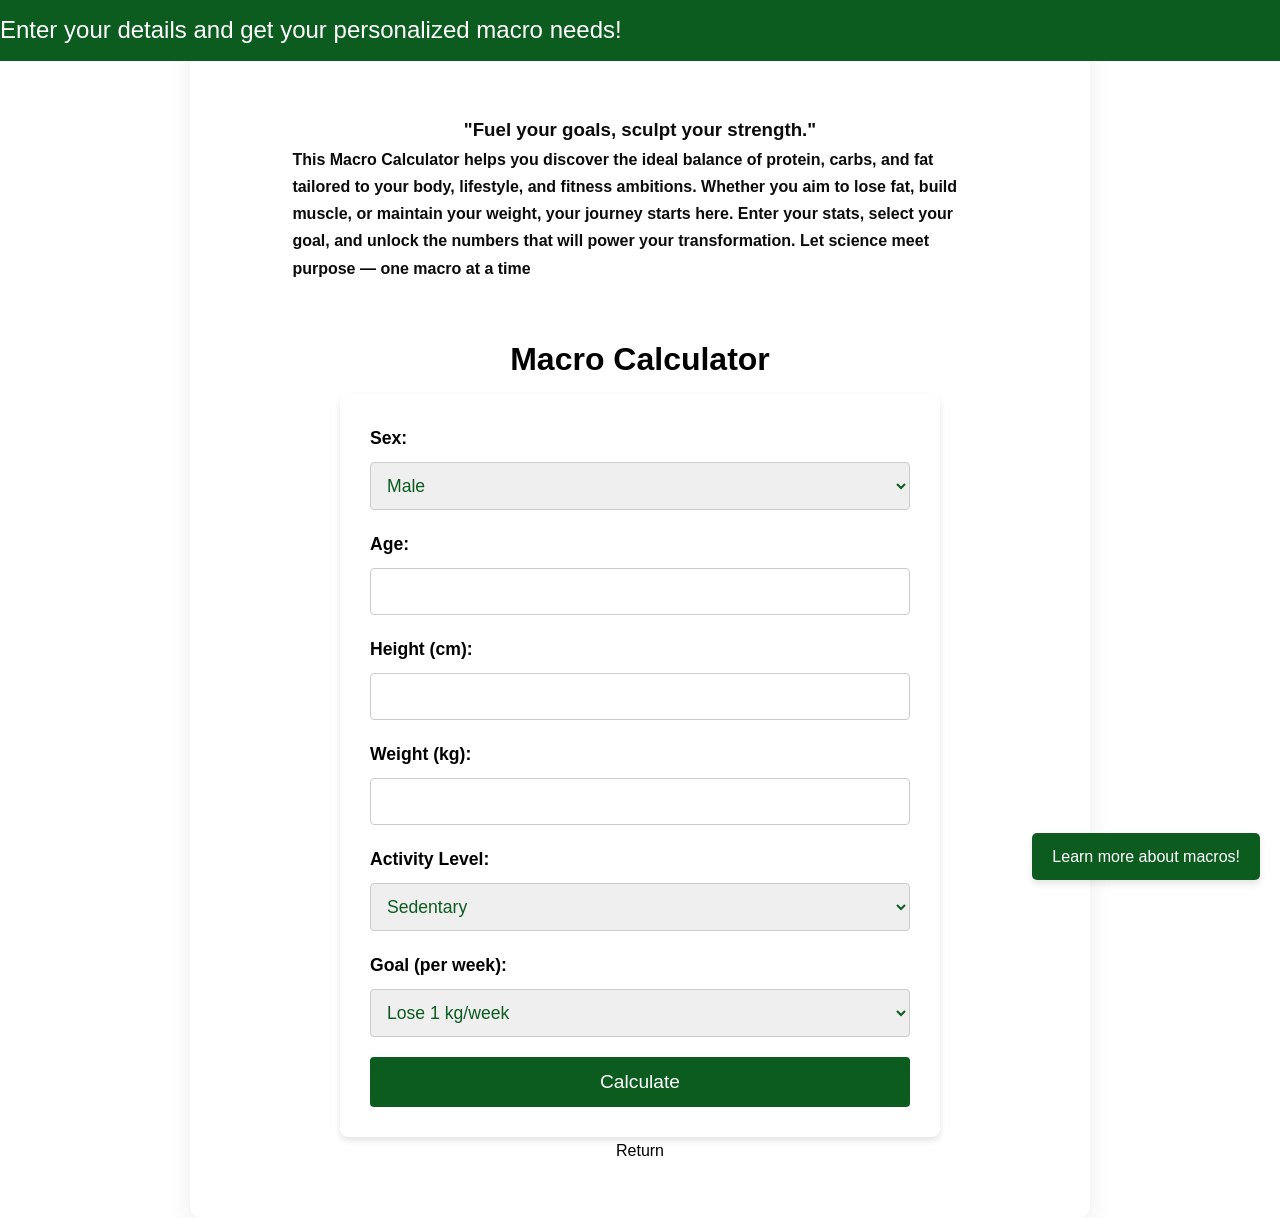
<file: calorie.html>
<!DOCTYPE html>
<html lang="en">
<head>
  <meta charset="UTF-8" />
  <title>Macro Calculator</title>
  <link rel="stylesheet" href="calorie.css">
  <meta name="viewport" content="width=device-width, initial-scale=1.0">
</head>
<body>
  <div class="marquee">
    <span id="pubText">Enter your details and get your personalized macro needs! </span>
  </div>
 
  <h3>"Fuel your goals, sculpt your strength."</h3>
<h4>This Macro Calculator helps you discover the ideal balance of protein, carbs, and fat tailored to your body, lifestyle, and fitness ambitions. Whether you aim to lose fat, build muscle, or maintain your weight, your journey starts here.
Enter your stats, select your goal, and unlock the numbers that will power your transformation.
Let science meet purpose — one macro at a time</h4>

<h1>Macro Calculator
  
</h1>

  <form id="macroForm">
    <label for="sex">Sex:</label>
    <select id="sex" required>
      <option value="male">Male</option>
      <option value="female">Female</option>
    </select>

    <label for="age">Age:</label>
    <input type="number" id="age" required />

    <label for="height">Height (cm):</label>
    <input type="number" id="height" required />

    <label for="weight">Weight (kg):</label>
    <input type="number" id="weight" required />

    <label for="activity">Activity Level:</label>
    <select id="activity" required>
      <option value="1.2">Sedentary</option>
      <option value="1.375">Light Exercise</option>
      <option value="1.55">Moderate Exercise</option>
      <option value="1.725">Heavy Exercise</option>
      <option value="1.9">Athlete</option>
    </select>

    <label for="goal">Goal (per week):</label>
    <select id="goal" required>
      <option value="-1000">Lose 1 kg/week</option>
      <option value="-500">Lose 0.5 kg/week</option>
      <option value="-250">Lose 0.25 kg/week</option>
      <option value="0">Maintain</option>
      <option value="250">Gain 0.25 kg/week</option>
      <option value="500">Gain 0.5 kg/week</option>
      <option value="1000">Gain 1 kg/week</option>
    </select>

    <button type="submit">Calculate</button>
  </form>

  <!-- Résultats à afficher en dessous du formulaire -->
  <div class="results" id="results" style="display: none;">
    <h2>Results</h2>
    <p><strong>BMR:</strong> <span id="bmr"></span> kcal/day</p>
    <p><strong>TDEE:</strong> <span id="tdee"></span> kcal/day</p>
    <p><strong>Calories/day:</strong> <span id="calories"></span></p>
    <p><strong>Protein:</strong> <span id="protein"></span> g</p>
    <p><strong>Carbs:</strong> <span id="carbs"></span> g</p>
    <p><strong>Fat:</strong> <span id="fat"></span> g</p>
  </div>
<!-- Button for returning to a previous page -->
 <a href ="home.html" class ="Return ">Return </a>


<!-- Lien "Learn more about macros" en bas à droite -->
<a href="learnmoremacros.html" class="learn-more">Learn more about macros!</a>

  <script>
    document.getElementById('macroForm').addEventListener('submit', function (e) {
      e.preventDefault();

      const sex = document.getElementById('sex').value;
      const age = parseInt(document.getElementById('age').value);
      const height = parseFloat(document.getElementById('height').value);
      const weight = parseFloat(document.getElementById('weight').value);
      const activity = parseFloat(document.getElementById('activity').value);
      const goal = parseInt(document.getElementById('goal').value);

      // Calcul du BMR (Basal Metabolic Rate)
      let bmr;
      if (sex === 'male') {
        bmr = 10 * weight + 6.25 * height - 5 * age + 5;
      } else {
        bmr = 10 * weight + 6.25 * height - 5 * age - 161;
      }

      // Calcul du TDEE (Total Daily Energy Expenditure)
      const tdee = bmr * activity;

      // Calcul des calories, protéines, lipides, et glucides
      const maintenance = bmr * activity;
      const calories = maintenance + goal;

      const protein = weight * 2;
      const fat = (0.25 * calories) / 9;
      const carbs = (calories - (protein * 4 + fat * 9)) / 4;

      // Mise à jour des résultats sur la page
      document.getElementById('bmr').textContent = Math.round(bmr);
      document.getElementById('tdee').textContent = Math.round(tdee);
      document.getElementById('calories').textContent = Math.round(calories);
      document.getElementById('protein').textContent = Math.round(protein);
      document.getElementById('carbs').textContent = Math.round(carbs);
      document.getElementById('fat').textContent = Math.round(fat);

      // Afficher les résultats sous le formulaire
      document.getElementById('results').style.display = 'block';
    });
  </script>
</body>
</html>
</file>
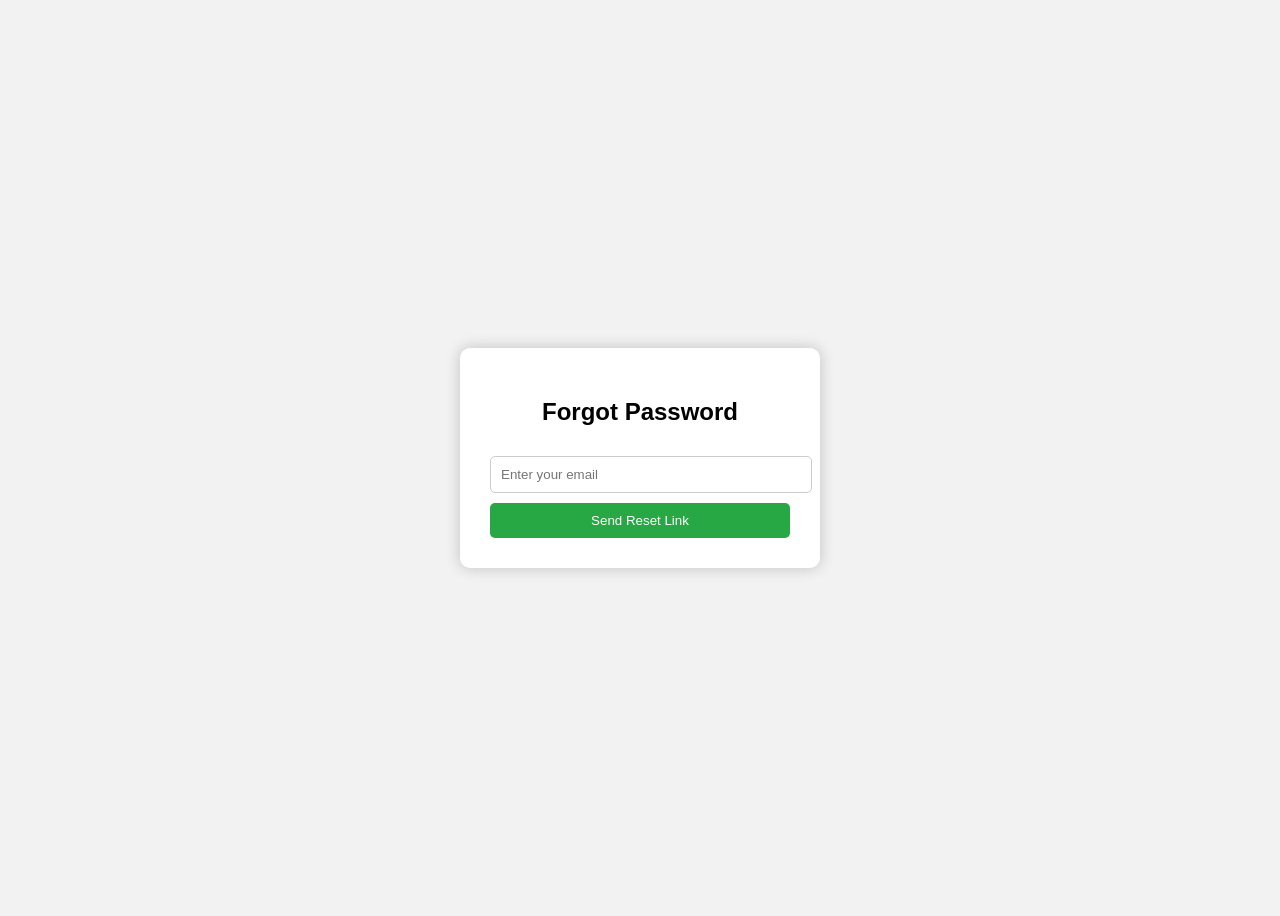
<file: forgot_password.html>
<!DOCTYPE html>
<html lang="en">
<head>
  <meta charset="UTF-8">
  <title>Forgot Password</title>
  <style>
    body {
      font-family: Arial, sans-serif;
      background-color: #f2f2f2;
      display: flex;
      justify-content: center;
      align-items: center;
      height: 100vh;
    }
    .container {
      background-color: white;
      padding: 30px;
      border-radius: 10px;
      box-shadow: 0 0 15px rgba(0,0,0,0.2);
      width: 300px;
    }
    h2 {
      text-align: center;
    }
    input[type="email"],
    input[type="submit"] {
      width: 100%;
      padding: 10px;
      margin-top: 10px;
      border-radius: 5px;
      border: 1px solid #ccc;
    }
    input[type="submit"] {
      background-color: #28a745;
      color: white;
      border: none;
    }
    input[type="submit"]:hover {
      background-color: #218838;
    }
  </style>
</head>
<body>
  <div class="container">
    <h2>Forgot Password</h2>
    <form action="forgot_process.php" method="POST">
      <input type="email" name="email" placeholder="Enter your email" required>
      <input type="submit" value="Send Reset Link">
    </form>
  </div>
</body>
</html>
</file>
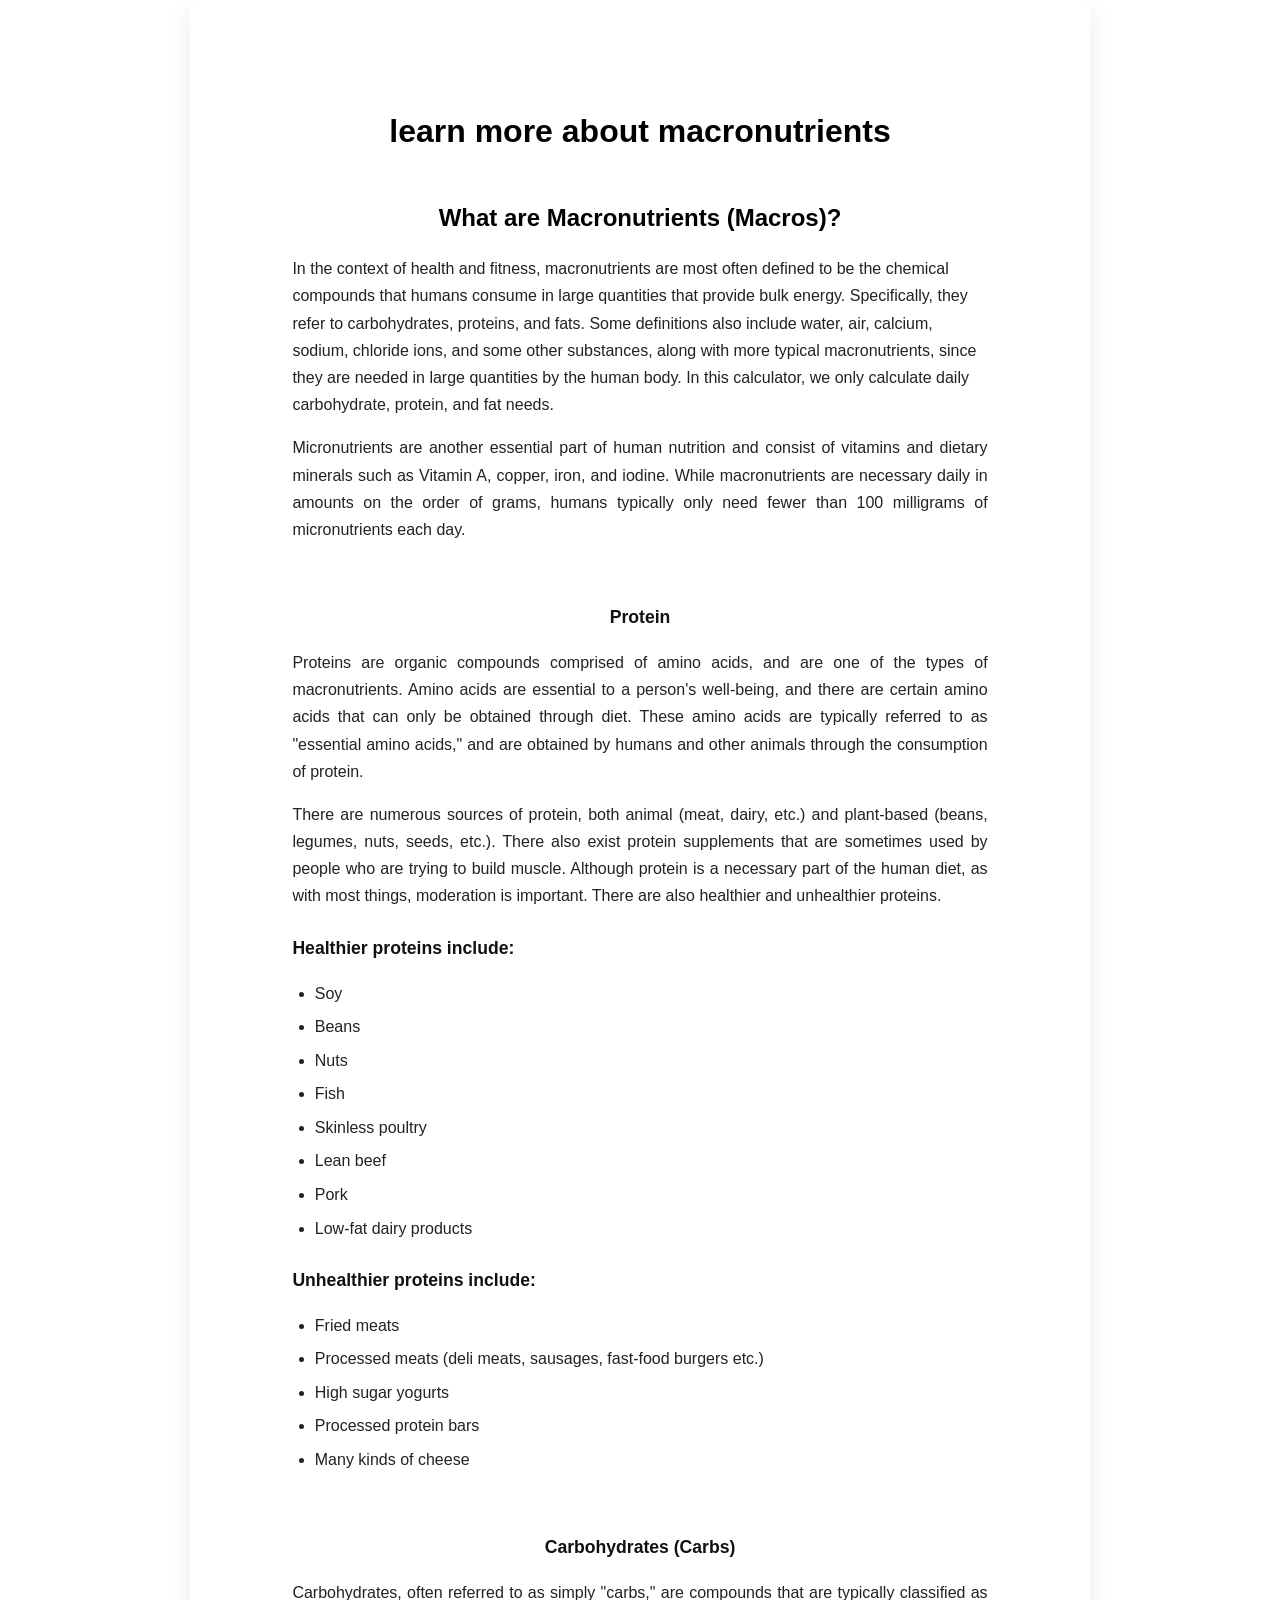
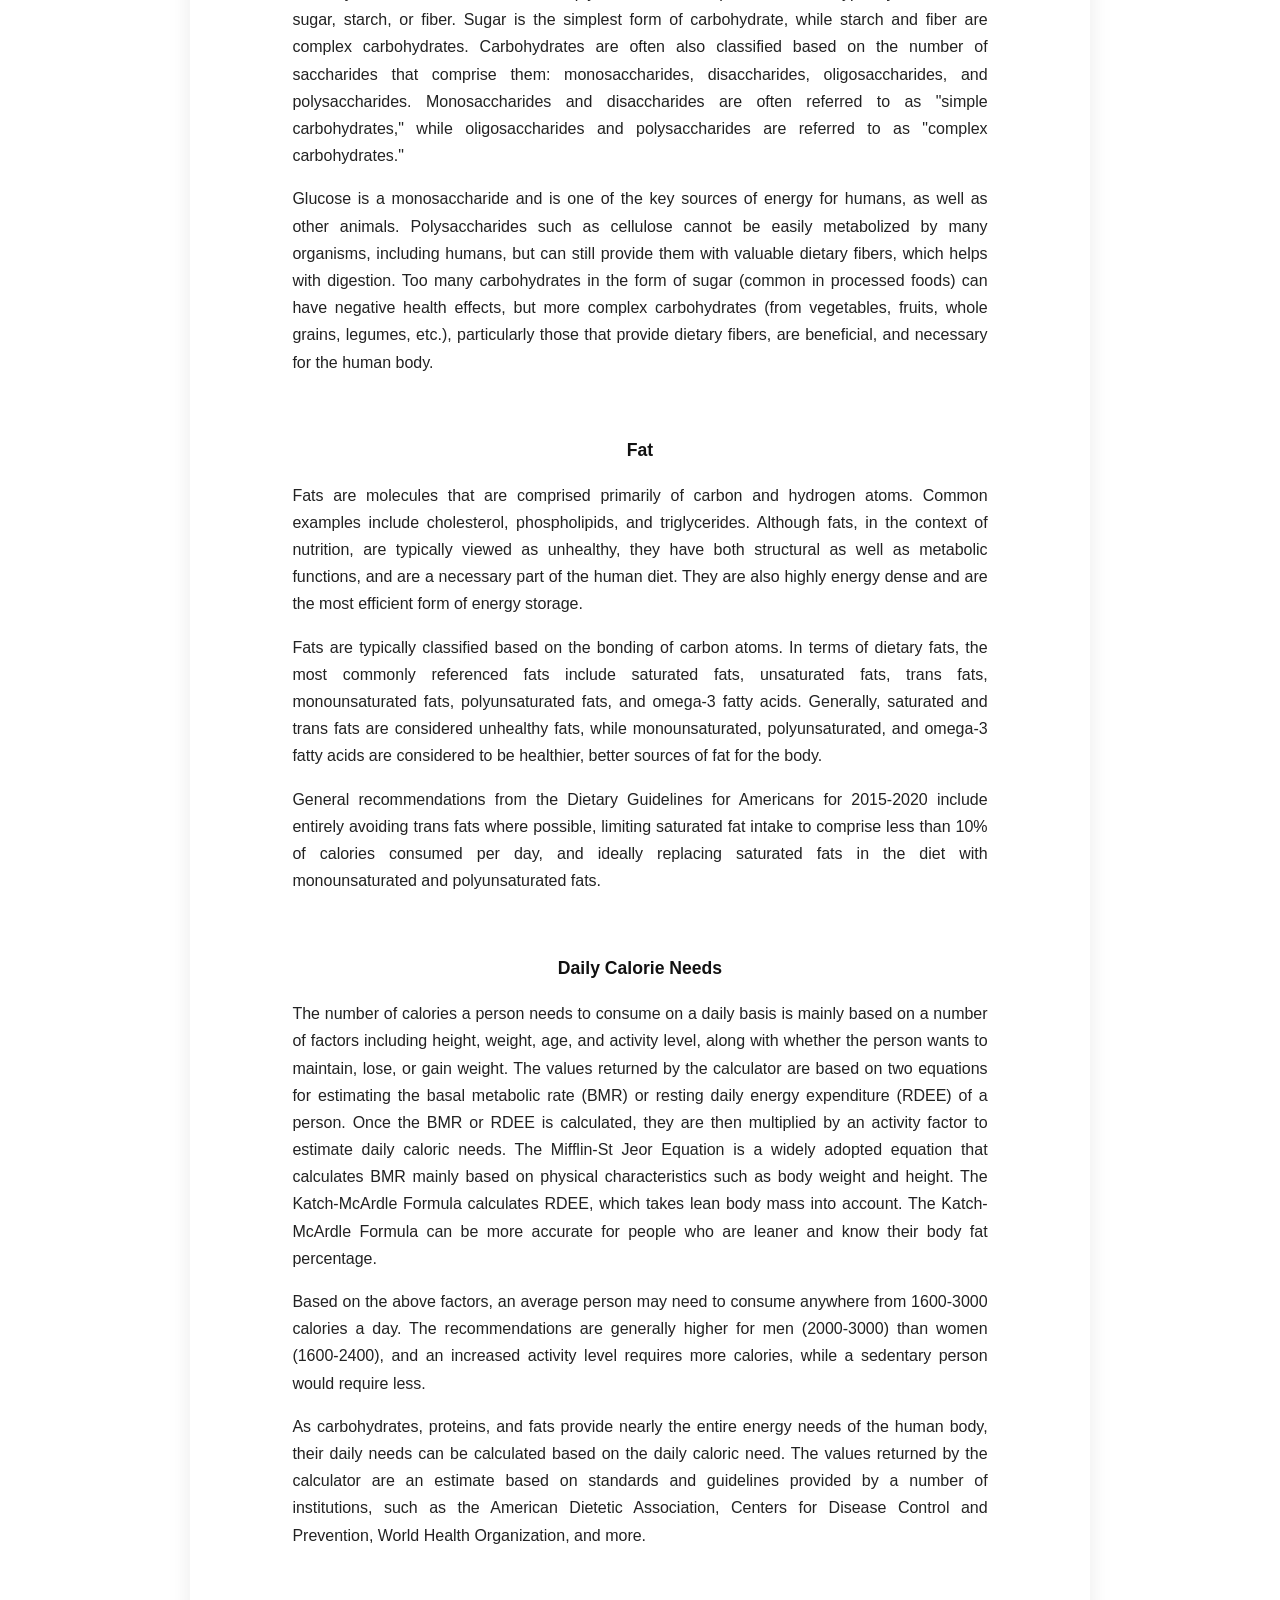
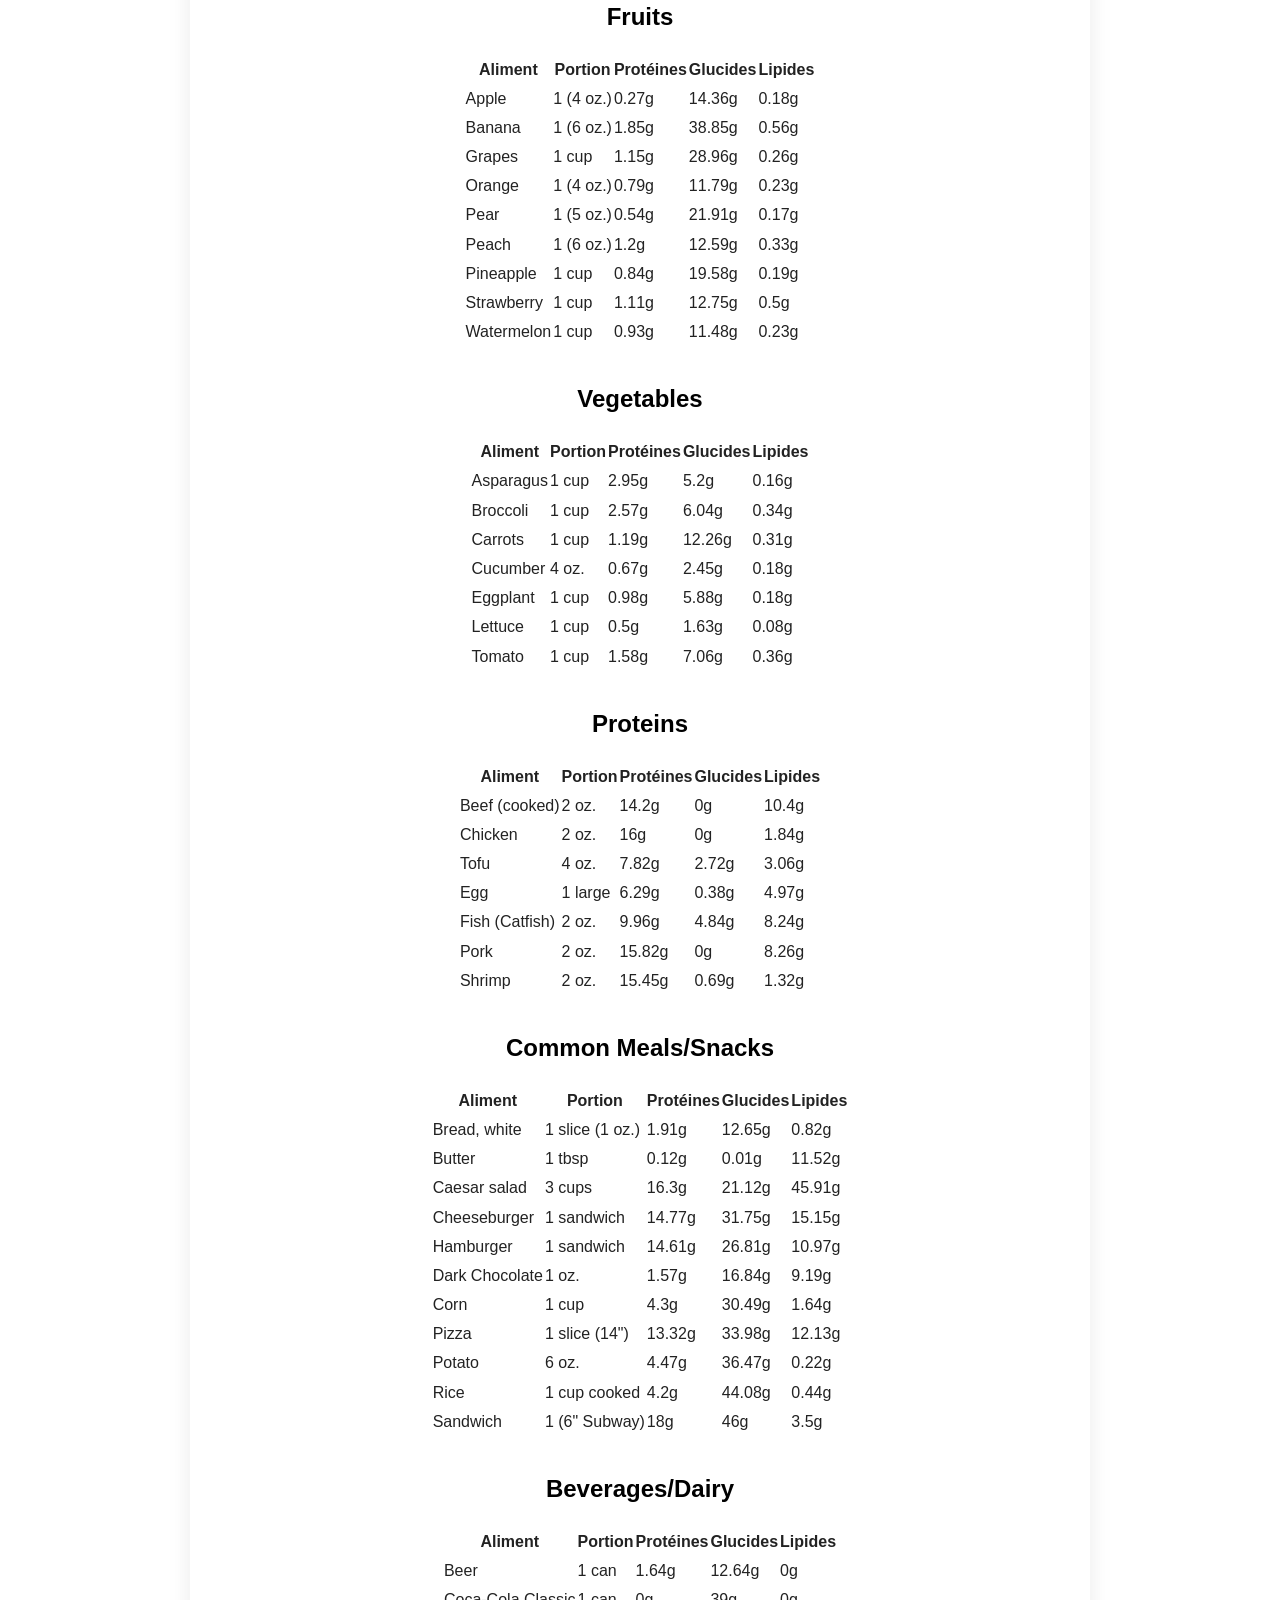
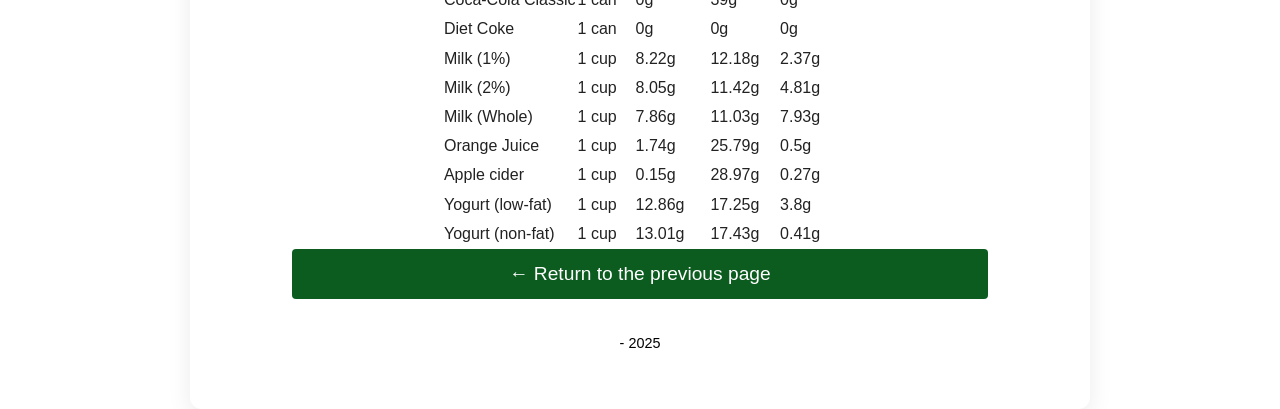
<file: learnmoremacros.html>
<!DOCTYPE html>
<html lang="fr">
<head>
  <meta charset="UTF-8" />
  <meta name="viewport" content="width=device-width, initial-scale=1" />
  <title>Rapport simple</title>
  <link rel="stylesheet" href="calorie.css" />
</head>
<body>
  <header>
    <h1>learn more about macronutrients</h1>
  
  </header>

  <section>
    <h2>What are Macronutrients (Macros)?</h2>

    In the context of health and fitness, macronutrients are most often defined to be the chemical compounds that humans consume in large quantities that provide bulk energy. Specifically, they refer to carbohydrates, proteins, and fats. Some definitions also include water, air, calcium, sodium, chloride ions, and some other substances, along with more typical macronutrients, since they are needed in large quantities by the human body. In this calculator, we only calculate daily carbohydrate, protein, and fat needs.</p>

    <p>Micronutrients are another essential part of human nutrition and consist of vitamins and dietary minerals such as Vitamin A, copper, iron, and iodine. While macronutrients are necessary daily in amounts on the order of grams, humans typically only need fewer than 100 milligrams of micronutrients each day.</p>

    <h3><strong>Protein</strong></h3>
    <p>Proteins are organic compounds comprised of amino acids, and are one of the types of macronutrients. Amino acids are essential to a person's well-being, and there are certain amino acids that can only be obtained through diet. These amino acids are typically referred to as "essential amino acids," and are obtained by humans and other animals through the consumption of protein.</p>

    <p>There are numerous sources of protein, both animal (meat, dairy, etc.) and plant-based (beans, legumes, nuts, seeds, etc.). There also exist protein supplements that are sometimes used by people who are trying to build muscle. Although protein is a necessary part of the human diet, as with most things, moderation is important. There are also healthier and unhealthier proteins.</p>

    <p><strong>Healthier proteins include:</strong></p>
    <ul>
      <li>Soy</li>
      <li>Beans</li>
      <li>Nuts</li>
      <li>Fish</li>
      <li>Skinless poultry</li>
      <li>Lean beef</li>
      <li>Pork</li>
      <li>Low-fat dairy products</li>
    </ul>

    <p><strong>Unhealthier proteins include:</strong></p>
    <ul>
      <li>Fried meats</li>
      <li>Processed meats (deli meats, sausages, fast-food burgers etc.)</li>
      <li>High sugar yogurts</li>
      <li>Processed protein bars</li>
      <li>Many kinds of cheese</li>
    </ul>

    <h3><strong>Carbohydrates (Carbs)</strong></h3>
    <p>Carbohydrates, often referred to as simply "carbs," are compounds that are typically classified as sugar, starch, or fiber. Sugar is the simplest form of carbohydrate, while starch and fiber are complex carbohydrates. Carbohydrates are often also classified based on the number of saccharides that comprise them: monosaccharides, disaccharides, oligosaccharides, and polysaccharides. Monosaccharides and disaccharides are often referred to as "simple carbohydrates," while oligosaccharides and polysaccharides are referred to as "complex carbohydrates."</p>

    <p>Glucose is a monosaccharide and is one of the key sources of energy for humans, as well as other animals. Polysaccharides such as cellulose cannot be easily metabolized by many organisms, including humans, but can still provide them with valuable dietary fibers, which helps with digestion. Too many carbohydrates in the form of sugar (common in processed foods) can have negative health effects, but more complex carbohydrates (from vegetables, fruits, whole grains, legumes, etc.), particularly those that provide dietary fibers, are beneficial, and necessary for the human body.</p>

    <h3><strong>Fat</strong></h3>
    <p>Fats are molecules that are comprised primarily of carbon and hydrogen atoms. Common examples include cholesterol, phospholipids, and triglycerides. Although fats, in the context of nutrition, are typically viewed as unhealthy, they have both structural as well as metabolic functions, and are a necessary part of the human diet. They are also highly energy dense and are the most efficient form of energy storage.</p>

    <p>Fats are typically classified based on the bonding of carbon atoms. In terms of dietary fats, the most commonly referenced fats include saturated fats, unsaturated fats, trans fats, monounsaturated fats, polyunsaturated fats, and omega-3 fatty acids. Generally, saturated and trans fats are considered unhealthy fats, while monounsaturated, polyunsaturated, and omega-3 fatty acids are considered to be healthier, better sources of fat for the body.</p>

    <p>General recommendations from the Dietary Guidelines for Americans for 2015-2020 include entirely avoiding trans fats where possible, limiting saturated fat intake to comprise less than 10% of calories consumed per day, and ideally replacing saturated fats in the diet with monounsaturated and polyunsaturated fats.</p>

    <h3><strong>Daily Calorie Needs</strong></h3>
    <p>The number of calories a person needs to consume on a daily basis is mainly based on a number of factors including height, weight, age, and activity level, along with whether the person wants to maintain, lose, or gain weight. The values returned by the calculator are based on two equations for estimating the basal metabolic rate (BMR) or resting daily energy expenditure (RDEE) of a person. Once the BMR or RDEE is calculated, they are then multiplied by an activity factor to estimate daily caloric needs. The Mifflin-St Jeor Equation is a widely adopted equation that calculates BMR mainly based on physical characteristics such as body weight and height. The Katch-McArdle Formula calculates RDEE, which takes lean body mass into account. The Katch-McArdle Formula can be more accurate for people who are leaner and know their body fat percentage.</p>

    <p>Based on the above factors, an average person may need to consume anywhere from 1600-3000 calories a day. The recommendations are generally higher for men (2000-3000) than women (1600-2400), and an increased activity level requires more calories, while a sedentary person would require less.</p>

    <p>As carbohydrates, proteins, and fats provide nearly the entire energy needs of the human body, their daily needs can be calculated based on the daily caloric need. The values returned by the calculator are an estimate based on standards and guidelines provided by a number of institutions, such as the American Dietetic Association, Centers for Disease Control and Prevention, World Health Organization, and more.</p>
  </section>

  <h2>Fruits</h2>
  <table>
    <tr><th>Aliment</th><th>Portion</th><th>Protéines</th><th>Glucides</th><th>Lipides</th></tr>
    <tr><td>Apple</td><td>1 (4 oz.)</td><td>0.27g</td><td>14.36g</td><td>0.18g</td></tr>
    <tr><td>Banana</td><td>1 (6 oz.)</td><td>1.85g</td><td>38.85g</td><td>0.56g</td></tr>
    <tr><td>Grapes</td><td>1 cup</td><td>1.15g</td><td>28.96g</td><td>0.26g</td></tr>
    <tr><td>Orange</td><td>1 (4 oz.)</td><td>0.79g</td><td>11.79g</td><td>0.23g</td></tr>
    <tr><td>Pear</td><td>1 (5 oz.)</td><td>0.54g</td><td>21.91g</td><td>0.17g</td></tr>
    <tr><td>Peach</td><td>1 (6 oz.)</td><td>1.2g</td><td>12.59g</td><td>0.33g</td></tr>
    <tr><td>Pineapple</td><td>1 cup</td><td>0.84g</td><td>19.58g</td><td>0.19g</td></tr>
    <tr><td>Strawberry</td><td>1 cup</td><td>1.11g</td><td>12.75g</td><td>0.5g</td></tr>
    <tr><td>Watermelon</td><td>1 cup</td><td>0.93g</td><td>11.48g</td><td>0.23g</td></tr>
  </table>

  <h2>Vegetables</h2>
  <table>
    <tr><th>Aliment</th><th>Portion</th><th>Protéines</th><th>Glucides</th><th>Lipides</th></tr>
    <tr><td>Asparagus</td><td>1 cup</td><td>2.95g</td><td>5.2g</td><td>0.16g</td></tr>
    <tr><td>Broccoli</td><td>1 cup</td><td>2.57g</td><td>6.04g</td><td>0.34g</td></tr>
    <tr><td>Carrots</td><td>1 cup</td><td>1.19g</td><td>12.26g</td><td>0.31g</td></tr>
    <tr><td>Cucumber</td><td>4 oz.</td><td>0.67g</td><td>2.45g</td><td>0.18g</td></tr>
    <tr><td>Eggplant</td><td>1 cup</td><td>0.98g</td><td>5.88g</td><td>0.18g</td></tr>
    <tr><td>Lettuce</td><td>1 cup</td><td>0.5g</td><td>1.63g</td><td>0.08g</td></tr>
    <tr><td>Tomato</td><td>1 cup</td><td>1.58g</td><td>7.06g</td><td>0.36g</td></tr>
  </table>

  <h2>Proteins</h2>
  <table>
    <tr><th>Aliment</th><th>Portion</th><th>Protéines</th><th>Glucides</th><th>Lipides</th></tr>
    <tr><td>Beef (cooked)</td><td>2 oz.</td><td>14.2g</td><td>0g</td><td>10.4g</td></tr>
    <tr><td>Chicken</td><td>2 oz.</td><td>16g</td><td>0g</td><td>1.84g</td></tr>
    <tr><td>Tofu</td><td>4 oz.</td><td>7.82g</td><td>2.72g</td><td>3.06g</td></tr>
    <tr><td>Egg</td><td>1 large</td><td>6.29g</td><td>0.38g</td><td>4.97g</td></tr>
    <tr><td>Fish (Catfish)</td><td>2 oz.</td><td>9.96g</td><td>4.84g</td><td>8.24g</td></tr>
    <tr><td>Pork</td><td>2 oz.</td><td>15.82g</td><td>0g</td><td>8.26g</td></tr>
    <tr><td>Shrimp</td><td>2 oz.</td><td>15.45g</td><td>0.69g</td><td>1.32g</td></tr>
  </table>

  <h2>Common Meals/Snacks</h2>
  <table>
    <tr><th>Aliment</th><th>Portion</th><th>Protéines</th><th>Glucides</th><th>Lipides</th></tr>
    <tr><td>Bread, white</td><td>1 slice (1 oz.)</td><td>1.91g</td><td>12.65g</td><td>0.82g</td></tr>
    <tr><td>Butter</td><td>1 tbsp</td><td>0.12g</td><td>0.01g</td><td>11.52g</td></tr>
    <tr><td>Caesar salad</td><td>3 cups</td><td>16.3g</td><td>21.12g</td><td>45.91g</td></tr>
    <tr><td>Cheeseburger</td><td>1 sandwich</td><td>14.77g</td><td>31.75g</td><td>15.15g</td></tr>
    <tr><td>Hamburger</td><td>1 sandwich</td><td>14.61g</td><td>26.81g</td><td>10.97g</td></tr>
    <tr><td>Dark Chocolate</td><td>1 oz.</td><td>1.57g</td><td>16.84g</td><td>9.19g</td></tr>
    <tr><td>Corn</td><td>1 cup</td><td>4.3g</td><td>30.49g</td><td>1.64g</td></tr>
    <tr><td>Pizza</td><td>1 slice (14")</td><td>13.32g</td><td>33.98g</td><td>12.13g</td></tr>
    <tr><td>Potato</td><td>6 oz.</td><td>4.47g</td><td>36.47g</td><td>0.22g</td></tr>
    <tr><td>Rice</td><td>1 cup cooked</td><td>4.2g</td><td>44.08g</td><td>0.44g</td></tr>
    <tr><td>Sandwich</td><td>1 (6" Subway)</td><td>18g</td><td>46g</td><td>3.5g</td></tr>
  </table>

  <h2>Beverages/Dairy</h2>
  <table>
    <tr><th>Aliment</th><th>Portion</th><th>Protéines</th><th>Glucides</th><th>Lipides</th></tr>
    <tr><td>Beer</td><td>1 can</td><td>1.64g</td><td>12.64g</td><td>0g</td></tr>
    <tr><td>Coca-Cola Classic</td><td>1 can</td><td>0g</td><td>39g</td><td>0g</td></tr>
    <tr><td>Diet Coke</td><td>1 can</td><td>0g</td><td>0g</td><td>0g</td></tr>
    <tr><td>Milk (1%)</td><td>1 cup</td><td>8.22g</td><td>12.18g</td><td>2.37g</td></tr>
    <tr><td>Milk (2%)</td><td>1 cup</td><td>8.05g</td><td>11.42g</td><td>4.81g</td></tr>
    <tr><td>Milk (Whole)</td><td>1 cup</td><td>7.86g</td><td>11.03g</td><td>7.93g</td></tr>
    <tr><td>Orange Juice</td><td>1 cup</td><td>1.74g</td><td>25.79g</td><td>0.5g</td></tr>
    <tr><td>Apple cider</td><td>1 cup</td><td>0.15g</td><td>28.97g</td><td>0.27g</td></tr>
    <tr><td>Yogurt (low-fat)</td><td>1 cup</td><td>12.86g</td><td>17.25g</td><td>3.8g</td></tr>
    <tr><td>Yogurt (non-fat)</td><td>1 cup</td><td>13.01g</td><td>17.43g</td><td>0.41g</td></tr>
  </table>


</body>

<button onclick="window.location.href='calorie.html';">
  ← Return to the previous page
</button>

  <footer>
    - 2025
  </footer>
  

</body>
</html>
</file>
<file: calorie.css>
/* Style pour la barre défilante */
.scrolling-banner {
    background-color: #0c5c20;
    color: white;
    padding: 10px 20px;
    position: fixed;
    top: 0;
    left: 0;
    width: 100%;
    font-size: 1.2rem;
    white-space: nowrap;
    animation: scroll 15s linear infinite;
}

.scrolling-banner p {
    display: inline;
    margin: 0;
}

/* Style de la bannière défilante */
.marquee {
    overflow: hidden;
    width: 100vw;
    position: fixed;
    top: 0;
    left: 0;
    background-color: #0c5c20;
    padding: 10px 0;
    z-index: 9999;
}

.marquee span {
    display: inline-block;
    white-space: nowrap;
    font-size: 1.5rem;
    color: white;
    animation: scroll-right 15s linear infinite;
}

@keyframes scroll-right {
    0% {
        transform: translateX(100%);
    }
    100% {
        transform: translateX(-100%);
    }
}

/* Lien "Learn more" en bas à droite */
.learn-more {
    position: fixed;
    bottom: 20px;
    right: 20px;
    background-color: #0c5c20;
    color: #ffffff;
    padding: 10px 20px;
    border-radius: 5px;
    text-decoration: none;
    font-size: 1rem;
    box-shadow: 0 4px 6px rgba(0, 0, 0, 0.1);
}

.learn-more:hover {
    background-color: #177447;
    color: white;
}

.Return {
  color: black; /* Couleur noire */
  text-decoration: none; /* Enlever la ligne sous le lien */
}

.Return:hover {
  text-decoration: underline; /* Ajouter une ligne sous le texte quand on survole */
}

/* Style global */
* {
    margin: 0;
    padding: 0;
    box-sizing: border-box;
}

body {
    font-family: 'Segoe UI', Tahoma, Geneva, Verdana, sans-serif;
    background-color: #f4f4f4;
    color: #333;
    display: flex;
    justify-content: center;
    align-items: center;
    flex-direction: column;
    min-height: 100vh;
  padding-bottom: 60px; /* pour laisser de la place au lien fixé */
}


h1 {
    text-align: center;
    font-size: 2rem;
    color: #000000;
    margin-top: 50px;
    margin-bottom: 30px;
}
h3 {
  margin-top: 60px; /* ou ajuste selon la hauteur de ta barre défilante */
  text-align: center; /* optionnel : pour centrer le texte */
  color: #0b0b0b; /* ou la couleur que tu veux */
}
h4 {
  margin-top: 70;
  color: #0b0b0b;
}
/* Formulaire réduit */
form {
    background-color: white;
    border-radius: 8px;
    box-shadow: 0 4px 6px rgba(0, 0, 0, 0.1);
    padding: 20px;
    width: 100%;
    max-width: 400px;
    margin: 0 auto;
}

label {
    font-size: 1rem;
    font-weight: 600;
    margin-bottom: 8px;
    display: block;
    color: #000000;
}

input,
select {
    width: 100%;
    padding: 10px;
    margin-bottom: 20px;
    border: 1px solid #ccc;
    border-radius: 4px;
    font-size: 1rem;
    color: #0c5c20;
}

input[type="number"],
select {
    cursor: pointer;
}

button {
    background-color: #0c5c20;
    color: white;
    font-size: 1.1rem;
    padding: 12px;
    border: none;
    border-radius: 4px;
    cursor: pointer;
    width: 100%;
    transition: background-color 0.3s ease;
}

button:hover {
    background-color: #107b2b;
}

/* Résultats réduits */
.results {
    background-color: white;
    border-radius: 8px;
    box-shadow: 0 4px 6px rgba(0, 0, 0, 0.1);
    padding: 16px;
    width: 100%;
    max-width: 400px;
    margin: 20px auto;
    display: none;
}

.results h2 {
    text-align: center;
    color: #333;
    margin-bottom: 15px;
}

.results p {
    font-size: 1rem;
    margin: 10px 0;
}

#calories, #protein, #carbs, #fat {
    font-weight: bold;
    color: #096f3e;
}

/* Media Queries pour les petits écrans (téléphones) */
@media (max-width: 600px) {
    h1 {
        font-size: 1.5rem;
    }

    form {
        padding: 20px;
        max-width: 100%;
    }

    label {
        font-size: 0.9rem;
    }

    input,
    select {
        font-size: 0.9rem;
        padding: 8px;
    }

    button {
        font-size: 1rem;
        padding: 10px;
    }

    .results h2 {
        font-size: 1.2rem;
    }

    .results p {
        font-size: 0.9rem;
    }
}

/* Media Queries pour les grands écrans */
@media (min-width: 1024px) {
    form {
        max-width: 600px;
        padding: 30px;
    }

    .results {
        max-width: 600px;
        padding: 24px;
    }

    h1 {
        font-size: 2.5rem;
    }

    label {
        font-size: 1.1rem;
    }

    input,
    select {
        font-size: 1.1rem;
        padding: 12px;
    }

    button {
        font-size: 1.2rem;
        padding: 14px;
    }

    .results h2 {
        font-size: 1.4rem;
    }

    .results p {
        font-size: 1.1rem;
    }
}

/* Media Queries pour les très grands écrans */
@media (min-width: 1440px) {
    form {
        max-width: 700px;
        padding: 36px;
    }

    .results {
        max-width: 700px;
        padding: 28px;
    }

    h1 {
        font-size: 3rem;
    }

    label {
        font-size: 1.2rem;
    }

    input,
    select {
        font-size: 1.2rem;
        padding: 14px;
    }

    button {
        font-size: 1.3rem;
        padding: 16px;
    }

    .results h2 {
        font-size: 1.6rem;
    }

    .results p {
        font-size: 1.2rem;
    }
}
/*learn more page--------------------------------->>>>>>>>>>>>>>>>>>>>>>>>>>>>>>>>>>>>>>>>>>>>>>>>>>>>>*/
/* === STYLE GLOBAL DE LA PAGE === */

body {
  background: #ffffff;
  margin: 0;
  padding: 6vh 8vw;         /* vide autour du contenu */
  font-family: 'Segoe UI', Tahoma, Geneva, Verdana, sans-serif;
  color: #222;
  line-height: 1.7;
  max-width: 900px;         /* largeur maximale du texte */
  margin-left: auto;
  margin-right: auto;       /* centre le contenu */
  box-shadow: 0 8px 24px rgba(0,0,0,0.08);
  border-radius: 12px;
}

/* Titres */

h1, h2 {
  text-align: center;
  color: #000000;
}

h1 {
  font-size: 2rem;
  margin-bottom: .5rem;
}

h2 {
  font-size: 1.5rem;
  margin: 2rem 0 1rem;
}

strong {
  display: block;
  font-size: 1.1rem;
  font-weight: 700;
  color: #111;
  margin-top: 1.5rem;
}

/* Paragraphes */

p {
  text-align: justify;
  margin: 1rem 0;
}

/* Listes */

ul {
  margin: 0 0 1.2rem 1.4rem;
}

li {
  margin-bottom: .4rem;
}

/* Pied de page */

footer {
  text-align: center;
  margin-top: 2rem;
  font-size: .9rem;
  color: #000000;
}

/* Responsive pour petits écrans */

@media (max-width: 600px) {
  body {
    padding: 4vh 4vw;
  }

  h1 {
    font-size: 1.6rem;
  }

  h2 {
    font-size: 1.3rem;
  }

  strong {
    font-size: 1rem;
  }
}
</file>
